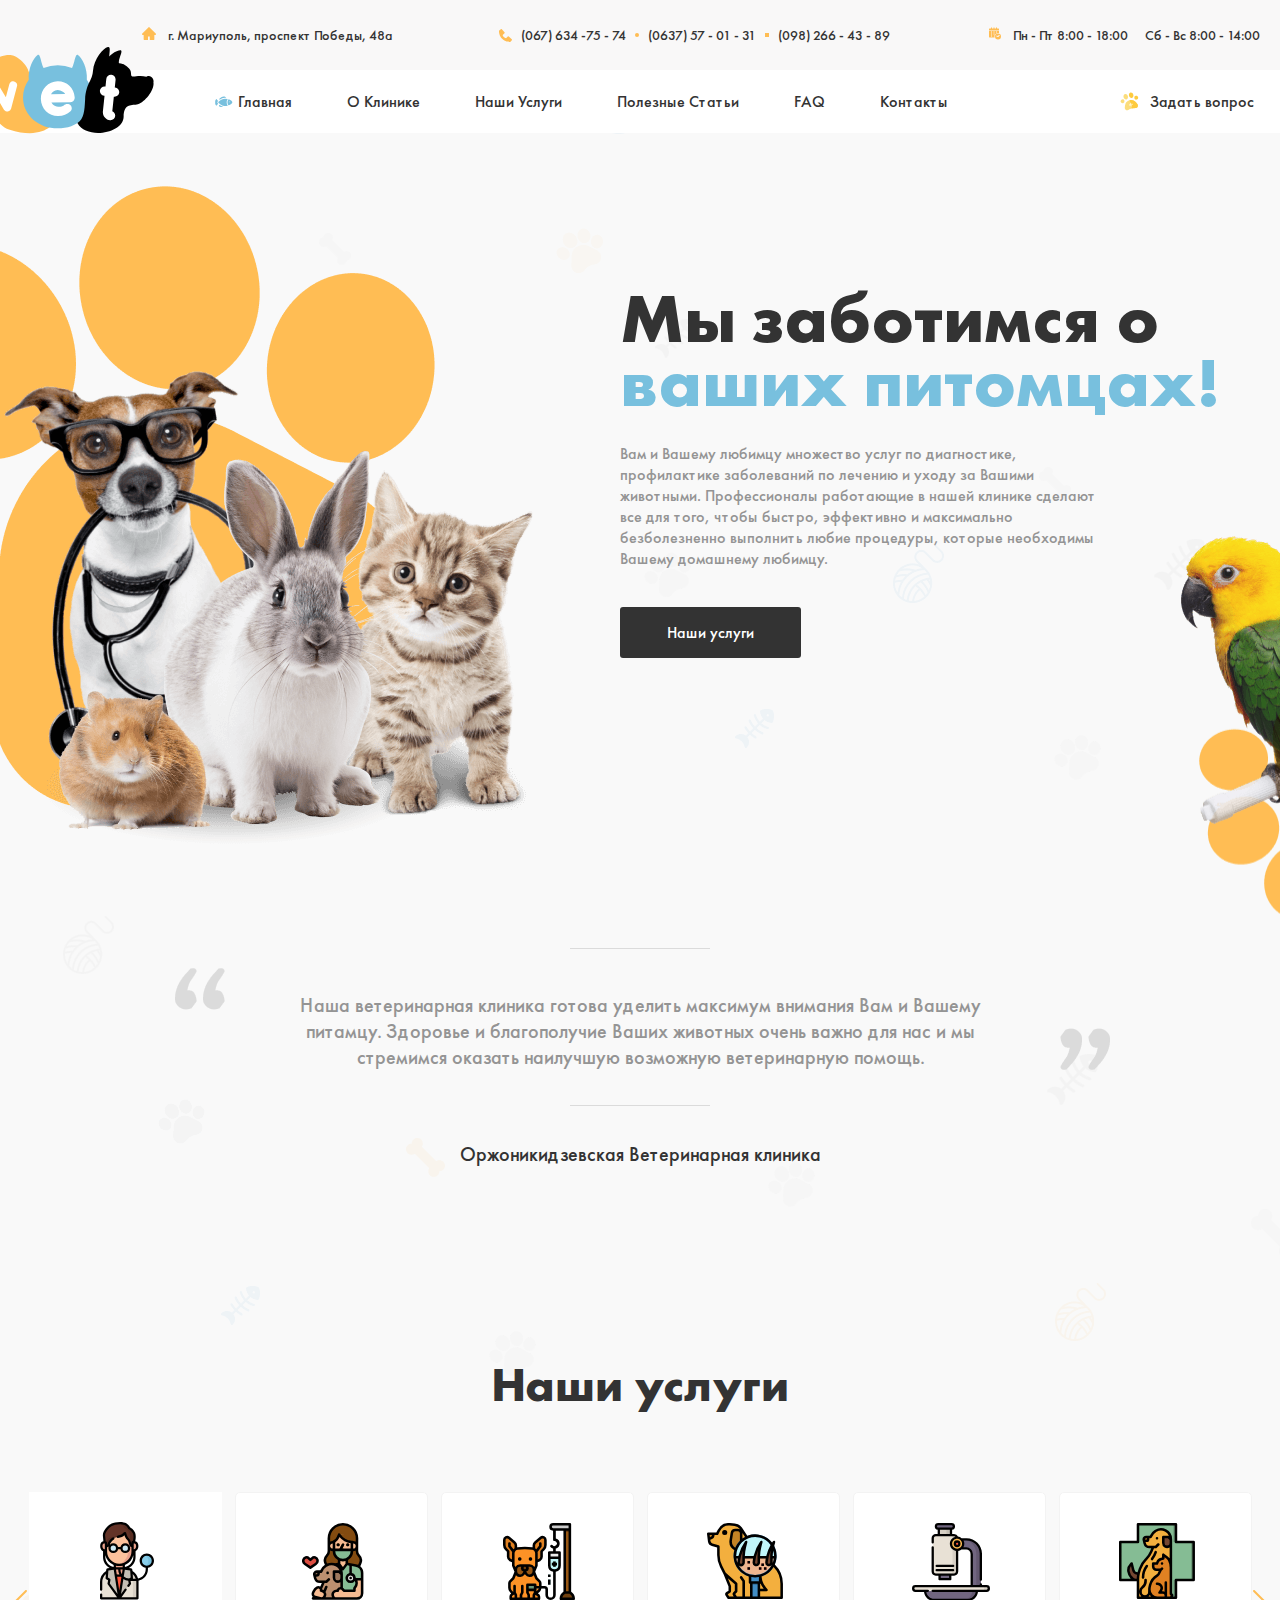
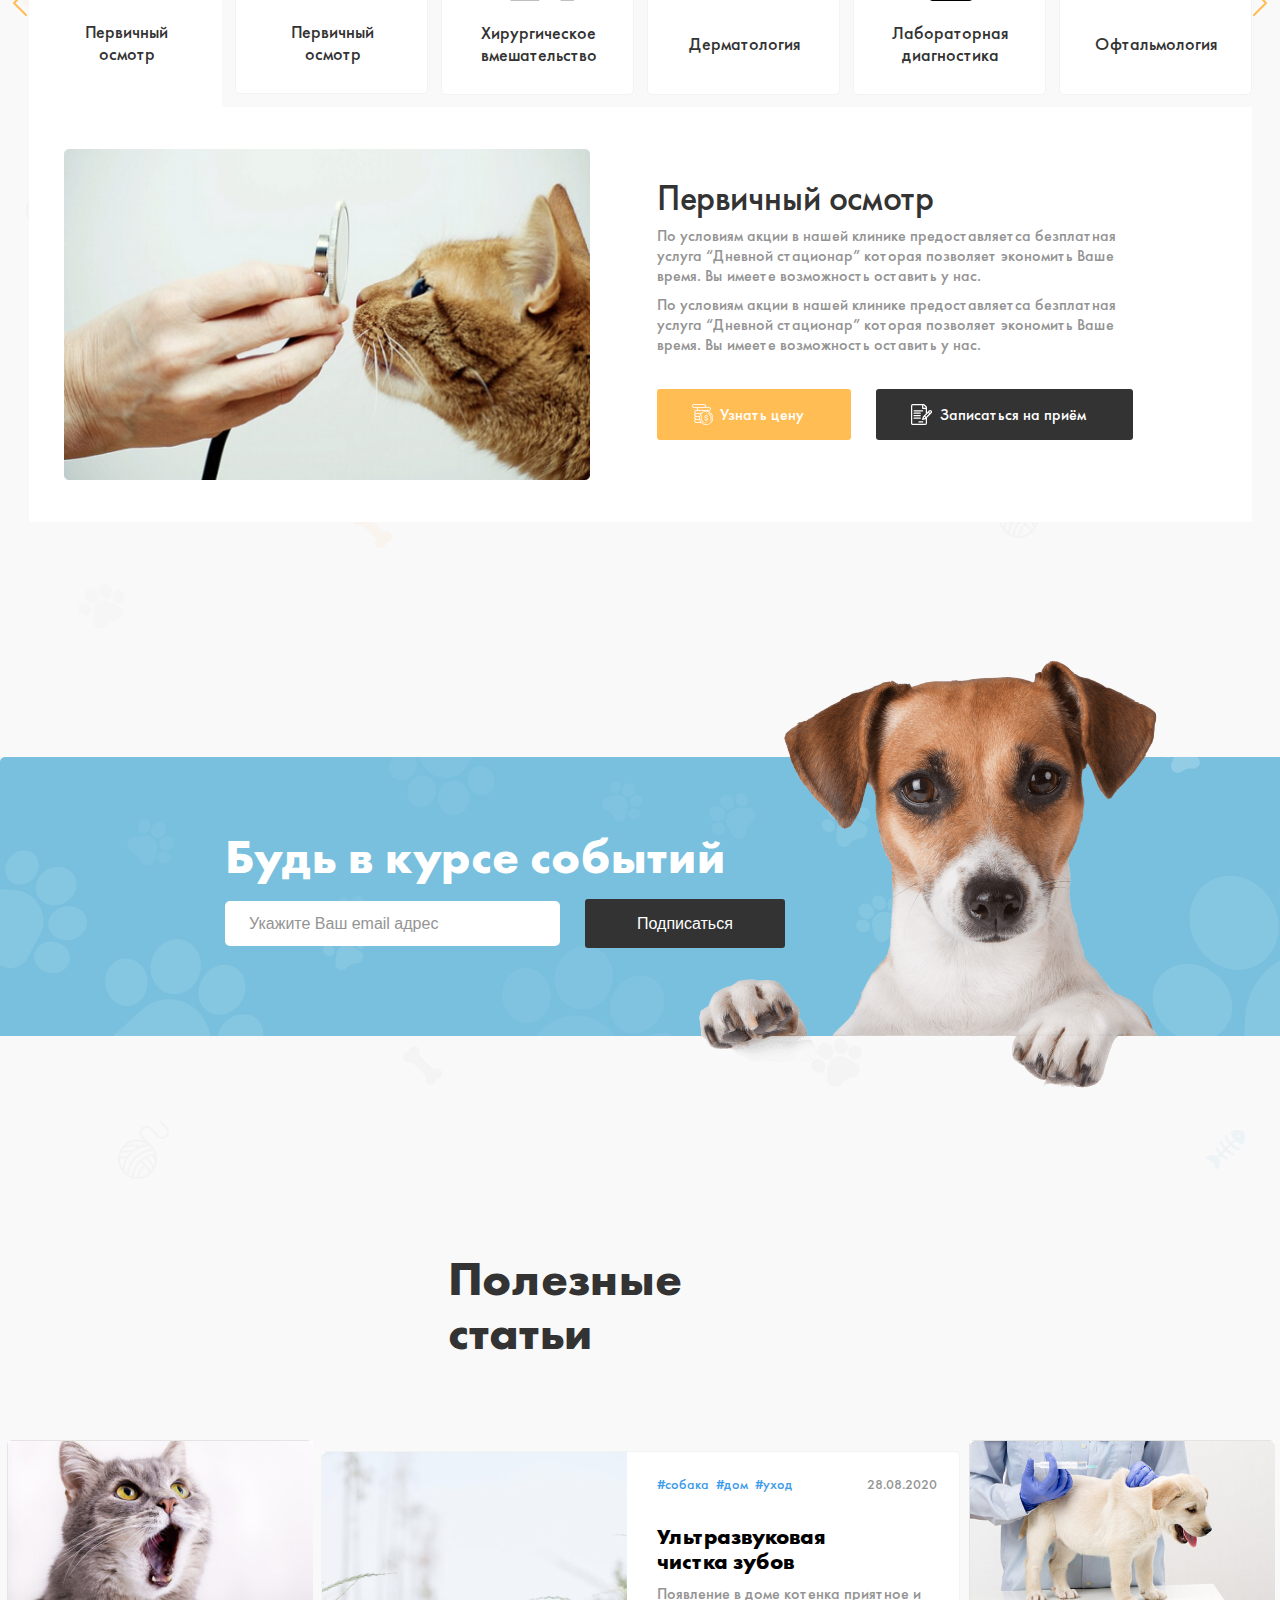
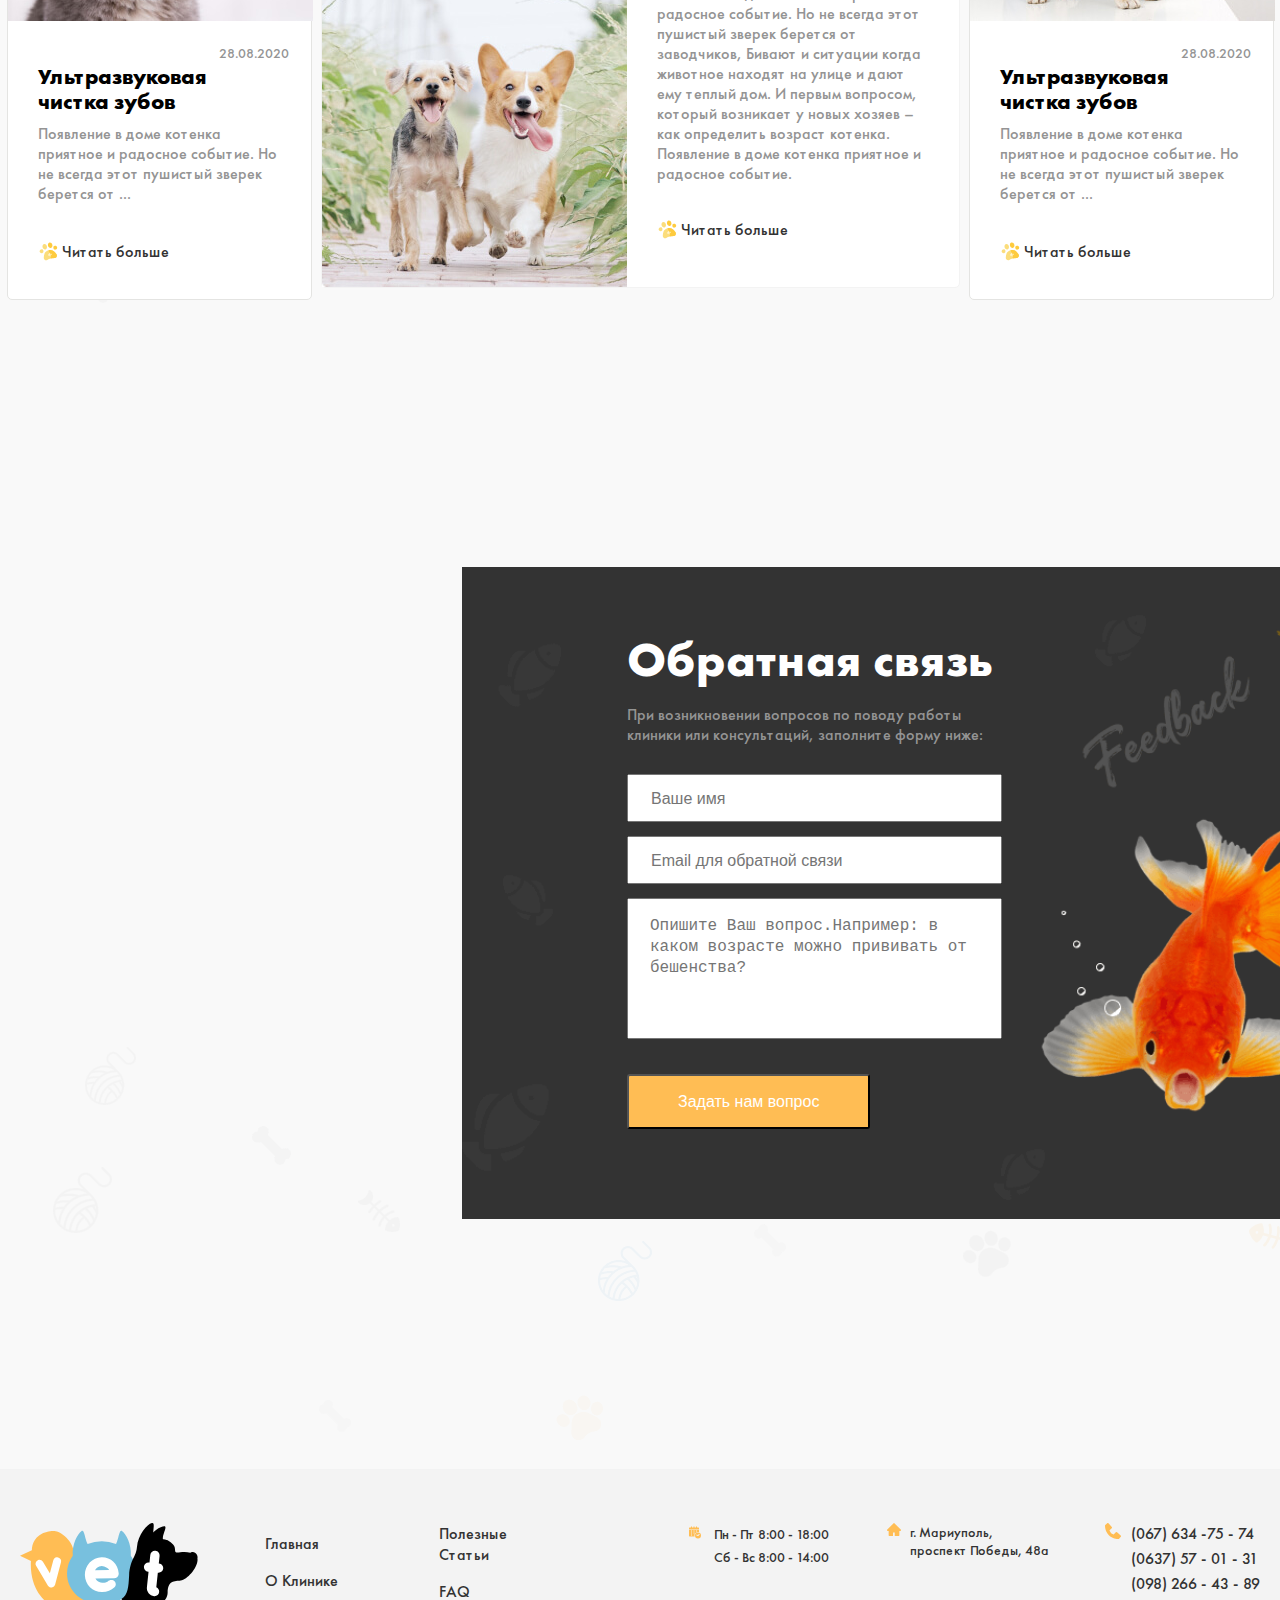
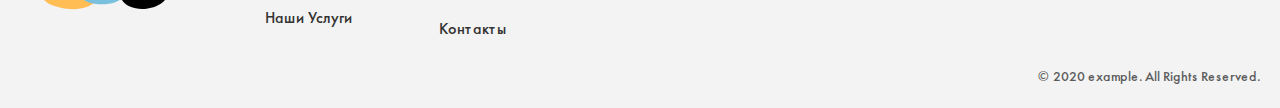
<file: index.html>
<!DOCTYPE html>
<html lang="ru">
<head>
  <meta charset="UTF-8">
  <meta http-equiv="X-UA-Compatible" content="IE=edge">
  <meta name="viewport" content="width=device-width, initial-scale=1.0">
  <title>Veterinary clinic</title>
  <!-- <link rel="stylesheet" href="./css/normalize.css"> -->
  <link rel="stylesheet" href="./css/main.css">
  <!-- <link rel="stylesheet" href="./css/main.min.css"> -->
</head>
<body>



  <!-- SITE HEADER START -->

  <header class="site-header">
    <div class="header-inner">
      <div class="container">
        <div class="inner-wrapper">
          <address class="inner-wrapper__address">
            <a class="inner-wrapper__maplink" href="https://www.google.com/maps/place/%D0%BF%D1%80%D0%BE%D1%81%D0%BF.+%D0%9F%D0%BE%D0%B1%D0%B5%D0%B4%D1%8B,+48%D0%B0,+%D0%9C%D0%B0%D1%80%D0%B8%D1%83%D0%BF%D0%BE%D0%BB%D1%8C,+%D0%94%D0%BE%D0%BD%D0%B5%D1%86%D0%BA%D0%B0%D1%8F+%D0%BE%D0%B1%D0%BB%D0%B0%D1%81%D1%82%D1%8C,+%D0%A3%D0%BA%D1%80%D0%B0%D0%B8%D0%BD%D0%B0,+87500/@47.1075844,37.6424116,17z/data=!3m1!4b1!4m5!3m4!1s0x40e6e6701cd9c691:0xe9b99fd0268f089c!8m2!3d47.1075844!4d37.6424116" target="blank">
              г. Мариуполь, проспект Победы, 48а
            </a>
          </address>
          <span class="inner-wrapper__linkbox">
            <a class="inner-wrapper__link" href="tel:+0676347574">(067) 634 -75 - 74</a>
            <a class="inner-wrapper__link" href="tel:+0637570131">(0637) 57 - 01 - 31</a>
            <a class="inner-wrapper__link" href="tel:+0982664389">(098) 266 - 43 - 89</a>
          </span>

          <p class="inner-wrapper__timebox">
            Пн - Пт <time class="inner-wrapper__time" datetime="2022-07-18T08:00">8:00 - 18:00</time>
          </p>
          <p class="inner-wrapper__timebox">
            Сб - Вс <time class="inner-wrapper__time" datetime="2022-07-18T08:00">8:00 - 14:00</time>
          </p>
        </div>

      </div>
    </div>

    <div class="header-bottom">
      <div class="container">
        <div class="btn-box">
          <a class="btn-box__link" href="./index.html">
            <img class="btn-box__img" src="./images/logo.svg" width="178" height="86" alt="Site logo">
          </a>
          <nav class="btn-box__nav">
            <ul class="btn-box__list">
              <li class="btn-box__item btn-box__item--fish">
                <a class="btn-box__links" href="./index.html">Главная</a>
              </li>
              <li class="btn-box__item">
                <a class="btn-box__links" href="./about.html">О Клинике</a>
              </li>
              <li class="btn-box__item">
                <a class="btn-box__links" href="./service.html">Наши Услуги</a>
              </li>
              <li class="btn-box__item">
                <a class="btn-box__links" href="./services.html">Полезные Статьи</a>
              </li>
              <li class="btn-box__item">
                <a class="btn-box__links" href="./faq.html">FAQ</a>
              </li>
              <li class="btn-box__item">
                <a class="btn-box__links" href="./contact.html">Контакты</a>
              </li>
            </ul>
          </nav>
          <button class="pet-links pet-links--hd-lk js-article-button" type="button">Задать вопрос</button>
        </div>
      </div>
    </div>
  </div>
</header>

<!-- SITE HEADER END -->


<!-- SITE MAIN START -->
<main class="site-main">

  <section class="hero">
    <div class="container">
      <div class="hero-box">
        <h1 class="hero-box__title">
          Мы заботимся o<span class="hero-box__sp"> ваших питомцах!</span>
        </h1>
        <div class="hero-box__text-wrapper">

          <p class="hero-box__text">
            Вам и Вашему любимцу множество услуг по диагностике, профилактике заболеваний по лечению и уходу за Вашими животными. Профессионалы работающие в нашей клинике сделают все для того, чтобы быстро, эффективно и максимально безболезненно выполнить любие процедуры, которые необходимы Вашему домашнему любимцу.
          </p>

          <a class="links links--bl-lk" href="#">Наши услуги</a>
        </div>
      </div>
    </div>
  </section>

  <section class="comment">
    <div class="container">
      <div class="bq-box">
        <h2 class="visually-hidden">Iqtibos</h2>
        <blockquote class="bq-box__text">
          Наша ветеринарная клиника готова уделить максимум внимания Вам и Вашему питамцу. Здоровье и благополучие Ваших животных очень важно для нас и мы стремимся оказать наилучшую возможную ветеринарную помощь.
        </blockquote>

        <span class="bq-box__sp">
          Оржоникидзевская Ветеринарная клиника
        </span>
      </div>
    </div>
  </section>

  <section class="services">
    <div class="container">
      <div class="service">
        <h2 class="service__title">Наши услуги</h2>

        <div class="service__listbox">
          <a class="service__ar-link" href="#">
            <svg class="service__img" width="50" height="50" viewBox="0 0 50 50" fill="none" xmlns="http://www.w3.org/2000/svg">
              <rect width="50" height="50" fill="currentColor"/>
              <path d="M31.7046 24.2499L19.7147 12.2931C19.3218 11.9016 18.6858 11.9023 18.2936 12.2952C17.9018 12.688 17.9028 13.3244 18.2957 13.7162L29.5719 24.9613L18.2953 36.2064C17.9024 36.5983 17.9014 37.2343 18.2932 37.6271C18.4898 37.8241 18.7474 37.9226 19.0049 37.9226C19.2618 37.9226 19.5184 37.8248 19.7146 37.6292L31.7046 25.6727C31.8938 25.4844 32 25.2283 32 24.9613C32 24.6944 31.8935 24.4385 31.7046 24.2499Z" fill="#FFBD54"/>
            </svg>
          </a>
          <ul class="service__list">
            <li class="service__item">
              <a class="service__link" href="#">Первичный осмотр</a>
            </li>
            <li class="service__item">
              <a class="service__link" href="#">Первичный осмотр</a>
            </li>
            <li class="service__item">
              <a class="service__link" href="#">Хирургическое вмешательство</a>
            </li>
            <li class="service__item">
              <a class="service__link" href="#">Дерматология</a>
            </li>
            <li class="service__item">
              <a class="service__link" href="#">Лабораторная диагностика</a>
            </li>
            <li class="service__item">
              <a class="service__link" href="#">Офтальмология</a>
            </li>
            <li class="service__item">
              <a class="service__link" href="#">УЗИ
                диагностика</a>
              </li>
              <li class="service__item">
                <a class="service__link" href="#">Чипирование</a>
              </li>
              <li class="service__item">
                <a class="service__link" href="#">Международные паспорта</a>
              </li>
              <li class="service__item">
                <a class="service__link" href="#">Вакцинация</a>
              </li>
              <li class="service__item">
                <a class="service__link" href="#">Стоматология</a>
              </li>
              <li class="service__item">
                <a class="service__link" href="#">Вызов на дом</a>
              </li>
            </ul>
            <a class="service__al-link" href="#">
              <svg class="service__img" width="50" height="50" viewBox="0 0 50 50" fill="none" xmlns="http://www.w3.org/2000/svg">
                <rect width="50" height="50" fill="currentColor"/>
                <path d="M31.7046 24.2499L19.7147 12.2931C19.3218 11.9016 18.6858 11.9023 18.2936 12.2952C17.9018 12.688 17.9028 13.3244 18.2957 13.7162L29.5719 24.9613L18.2953 36.2064C17.9024 36.5983 17.9014 37.2343 18.2932 37.6271C18.4898 37.8241 18.7474 37.9226 19.0049 37.9226C19.2618 37.9226 19.5184 37.8248 19.7146 37.6292L31.7046 25.6727C31.8938 25.4844 32 25.2283 32 24.9613C32 24.6944 31.8935 24.4385 31.7046 24.2499Z" fill="#FFBD54"/>
              </svg>
            </a>
          </div>
          <div class="service__infobox">
            <img src="./images/perviy-osmotr-bg-img.jpg"
            srcset="./images/perviy-osmotr-bg-img.jpg 1x, ./images/perviy-osmotr-bg-img@2x.jpg 2x"
            width="529" height="329" alt="cats">
            <div class="service__info">
              <h3 class="service__info-title">
                Первичный осмотр
              </h3>

              <p class="service__info-text">
                По условиям акции в нашей клинике предоставляетса безплатная услуга “Дневной стационар” которая позволяет экономить Ваше время. Вы имеете возможность оставить у нас.
              </p>
              <p class="service__info-text">
                По условиям акции в нашей клинике предоставляетса безплатная услуга “Дневной стационар” которая позволяет экономить Ваше время. Вы имеете возможность оставить у нас.
              </p>
              <a class="links links--or-lk" href="#">Узнать цену</a>
              <a class="links links--bl-lk" href="#">Записаться на приём</a>
            </div>
          </div>
        </div>
      </div>
    </section>

    <section class="doggy">
      <div class="container">
        <div class="doggy__infobox">
          <div class="doggy__info">
            <h2 class="doggy__title">Будь в курсе событий</h2>
            <form class="doggy__form" action="https://echo.htmlacademy.ru/courses" method="post" autocomplete="off">
              <input class="doggy__input" type="email" name="owner__name" aria-label="Укажите Ваш email адрес" placeholder="Укажите Ваш email адрес" required>

              <button class="links links--bl-lk links--btn" type="submit">Подписаться</button>
            </form>
          </div>

          <div class="doggy__img"></div>
        </div>
      </div>
    </section>

    <section class="action">
      <div class="container">
        <div class="title-box">
          <h2 class="action__title">
            Полезные статьи
          </h2>
        </div>

        <ul class="action__list">
          <li class="action__item">
            <img class="action__img" src="./images/cat-fresh-teeth.jpg"
            srcset="./images/cat-fresh-teeth.jpg 1x, ./images/cat-fresh-teeth@2x.jpg 2x"
            width="305" height="180" alt="cat">

            <div class="action__article-box">
              <a class="action__ar-link" href="#">#собака</a>
              <a class="action__ar-link" href="#">#дом</a>
              <a class="action__ar-link" href="#">#уход</a>
              <time class="action__time" datetime="2020-08-22">28.08.2020</time>
            </div>

            <div class="action__info-box">
              <div class="action__titlebox">
                <h3 class="action__info-title">Ультразвуковая чистка зубов</h3>
              </div>
              <p class="action__info-text">Появление в доме котенка приятное и радосное событие. Но не всегда этот пушистый зверек берется от ...</p>

            </div>
            <div class="action__linkbox">
              <a class="action__link" href="#">Читать больше</a>
            </div>
          </li>
          <li class="action__item action__item--active">
            <img class="action__img" src="./images/two-dogs.jpg" srcset="./images/two-dogs.jpg 1x,./images/two-dogs@2x.jpg 2x" width="305" height="180" alt="cat">
            <div class="action__box">
              <div class="action__article-box">
                <a class="action__ar-link" href="#">#собака</a>
                <a class="action__ar-link" href="#">#дом</a>
                <a class="action__ar-link" href="#">#уход</a>
                <time class="action__time" datetime="2020-08-22">28.08.2020</time>
              </div>

              <div class="action__info-box">
                <div class="action__titlebox">
                  <h3 class="action__info-title">Ультразвуковая чистка зубов</h3>
                </div>
                <p class="action__info-text">Появление в доме котенка приятное и радосное событие. Но не всегда этот пушистый зверек берется от ...</p>
                <p class="action__info-text-ac">
                  Появление в доме котенка приятное и радосное событие. Но не всегда этот пушистый зверек берется от заводчиков, Бивают и ситуации когда животное находят на улице и дают ему теплый дом. И первым вопросом, который возникает у новых хозяев – как определить возраст котенка. Появление в доме котенка приятное и радосное событие.
                </p>
              </div>
              <div class="action__linkbox">
                <a class="action__link" href="#">Читать больше</a>
              </div>

            </div>
          </li>
          <li class="action__item">
            <img class="action__img" src="./images/emlama.jpg" srcset="./images/emlama.jpg 1x, ./images/emlama@2x.jpg 2x" width="305" height="180" alt="cat">
            <div class="action__box">
              <div class="action__article-box">
                <a class="action__ar-link" href="#">#собака</a>
                <a class="action__ar-link" href="#">#дом</a>
                <a class="action__ar-link" href="#">#уход</a>
                <time class="action__time" datetime="2020-08-22">28.08.2020</time>
              </div>

              <div class="action__info-box">
                <div class="action__titlebox">
                  <h3 class="action__info-title">Ультразвуковая чистка зубов</h3>
                </div>
                <p class="action__info-text">Появление в доме котенка приятное и радосное событие. Но не всегда этот пушистый зверек берется от ...</p>
                <p class="action__info-text-ac">
                  Появление в доме котенка приятное и радосное событие. Но не всегда этот пушистый зверек берется от заводчиков, Бивают и ситуации когда животное находят на улице и дают ему теплый дом. И первым вопросом, который возникает у новых хозяев – как определить возраст котенка. Появление в доме котенка приятное и радосное событие.
                </p>
              </div>
              <div class="action__linkbox">
                <a class="action__link" href="#">Читать больше</a>
              </div>

            </div>
          </li>
        </ul>
      </div>
    </section>

    <section class="contact">
      <div class="contact__box">
        <div class="contact__framebox">
          <iframe class="contact__iframe" src="https://www.google.com/maps/embed?pb=!1m18!1m12!1m3!1d2716.0743354914975!2d37.51475651548941!3d47.09761337915418!2m3!1f0!2f0!3f0!3m2!1i1024!2i768!4f13.1!3m3!1m2!1s0x40e6e37f0e7e4f13%3A0x3f12d08c12cd4ed8!2z0YPQuy4g0JfQtdC70LjQvdGB0LrQvtCz0L4sINCc0LDRgNC40YPQv9C-0LvRjCwg0JTQvtC90LXRhtC60LDRjyDQvtCx0LvQsNGB0YLRjCwg0KPQutGA0LDQuNC90LAsIDg3NTAw!5e0!3m2!1sru!2s!4v1658154776660!5m2!1sru!2s" width="462" height="652" style="border:0;" ></iframe>
        </div>
        <div class="contact__formbox">
          <div class="contact__info">
            <h2 class="contact__title">
              Обратная связь
            </h2>

            <p class="contact__text">
              При возникновении вопросов по поводу работы клиники или консультаций, заполните форму ниже:
            </p>

            <form class="contact__form" action="https://echo.htmlacademy.ru/courses" method="post" autocomplete="off">
              <input class="contact__input" type="text" name="user_name" minlength="2" aria-label="Ваше имя" placeholder="Ваше имя" required>

              <input class="contact__input" type="email" name="user_email" aria-label="Email для обратной связи" placeholder="Email для обратной связи" required>

              <textarea class="contact__textarea" name="user_post" cols="30" rows="7" minlength="3" aria-label="Опишите Ваш вопрос."
              placeholder="Опишите Ваш вопрос.Например: в каком возрасте можно прививать от бешенства?"></textarea>

              <button class="links links--or-lk links--button" type="submit">Задать нам вопрос</button>
            </form>
          </div>
        </div>
      </div>
    </section>

  </main>

  <!-- SITE MAIN END -->

  <!-- SITE FOOTER START -->
  <footer class="site-footer">
    <div class="container">
      <div class="footer-box">
        <a class="footer-box__link footer-box__link--ft" href="./index.html">
          <img class="footer-box__logo" src="./images/logo.svg" width="178" height="86" alt="Site logo">
        </a>
        <nav class="footer-box__nav">
          <ul class="footer-box__list">
            <li class="footer-box__item">
              <a class="footer-box__link" href="./index.html">Главная</a>
            </li>
            <li class="footer-box__item">
              <a class="footer-box__link" href="./about.html">О Клинике</a>
            </li>
            <li class="footer-box__item">
              <a class="footer-box__link" href="./service.html">Наши Услуги</a>
            </li>
          </ul>
          <ul class="footer-box__list">
            <li class="footer-box__item">
              <a class="footer-box__link" href="./services.html">Полезные Статьи</a>
            </li>
            <li class="footer-box__item">
              <a class="footer-box__link" href="./faq.html">FAQ</a>
            </li>
            <li class="footer-box__item">
              <a class="footer-box__link" href="./contact.html">Контакты</a>
            </li>
          </ul>
        </nav>

        <span class="footer-box__time-box">
          <time class="footer-box__time" datetime="2022-07-18T08:00">Пн - Пт 8:00 - 18:00</time>

          <time class="footer-box__time" datetime="2022-07-18T08:00">Сб - Вс 8:00 - 14:00</time>
        </span>

        <address class="footer-box__address">
          <a class="footer-box__maplink" href="https://www.google.com/maps/place/%D0%BF%D1%80%D0%BE%D1%81%D0%BF.+%D0%9F%D0%BE%D0%B1%D0%B5%D0%B4%D1%8B,+48%D0%B0,+%D0%9C%D0%B0%D1%80%D0%B8%D1%83%D0%BF%D0%BE%D0%BB%D1%8C,+%D0%94%D0%BE%D0%BD%D0%B5%D1%86%D0%BA%D0%B0%D1%8F+%D0%BE%D0%B1%D0%BB%D0%B0%D1%81%D1%82%D1%8C,+%D0%A3%D0%BA%D1%80%D0%B0%D0%B8%D0%BD%D0%B0,+87500/@47.1075844,37.6424116,17z/data=!3m1!4b1!4m5!3m4!1s0x40e6e6701cd9c691:0xe9b99fd0268f089c!8m2!3d47.1075844!4d37.6424116" target="blank">
            г. Мариуполь, <br> проспект Победы, 48а
          </a>
        </address>

        <span class="footer-box__linkbox">
          <a class="footer-box__link" href="tel:+0676347574">(067) 634 -75 - 74</a>
          <a class="footer-box__link" href="tel:+0637570131">(0637) 57 - 01 - 31</a>
          <a class="footer-box__link" href="tel:+0982664389">(098) 266 - 43 - 89</a>
        </span>
      </div>

      <span class="footer-span">© 2020 example. All Rights Reserved.</span>
    </div>
  </footer>
  <!-- SITE FOOTER END -->


  <!-- Modal start -->
  <div class="modal">
    <div class="modal-content">
      <button class="close-button js-close-button" type="button">
        <svg class="button-img" width="24" height="24" fill="currentColor" xmlns="http://www.w3.org/2000/svg"><path d="M18.3 5.71a.996.996 0 0 0-1.41 0L12 10.59 7.11 5.7A.996.996 0 1 0 5.7 7.11L10.59 12 5.7 16.89a.996.996 0 1 0 1.41 1.41L12 13.41l4.89 4.89a.996.996 0 1 0 1.41-1.41L13.41 12l4.89-4.89c.38-.38.38-1.02 0-1.4Z" fill="currentColor" opacity=".5"/></svg>
      </button>
      <div class="modal-wrapper">
        <div class="modal-linkbox">
          <p class="modal-linkbox__title">
            Авторизация:
          </p>
          <span class="modal-linkbox__wrapper">
            <a class="modal-linkbox__link" href="https://www.google.com/" target="blank">Войти через Google</a>

            <a class="modal-linkbox__link" href="https://www.facebook.com/" target="blank">Войти через Facebook</a>
          </span>
        </div>

        <div class="modal-info">
          <h2 class="modal-info__title">
            Задать вопрос
          </h2>

          <form class="modal-info__form" action="https://echo.htmlacademy.ru/courses" method="post" autocomplete="off">
            <input class="modal-info__input" type="text" name="user_name" minlength="2" aria-label="Ваше имя" placeholder="Ваше имя" required>

            <textarea class="modal-info__textarea" name="user_post" cols="30" rows="8" minlength="3" aria-label="Опишите Ваш вопрос."
            placeholder="Опишите Ваш вопрос.Например: в каком возрасте можно прививать от бешенства?"></textarea>

            <button class="modal-info__btn" type="submit">Отправить</button>
          </form>
        </div>
      </div>
    </div>
  </div>

  <script src="./js/main.js"></script>
</body>
</html>
</file>
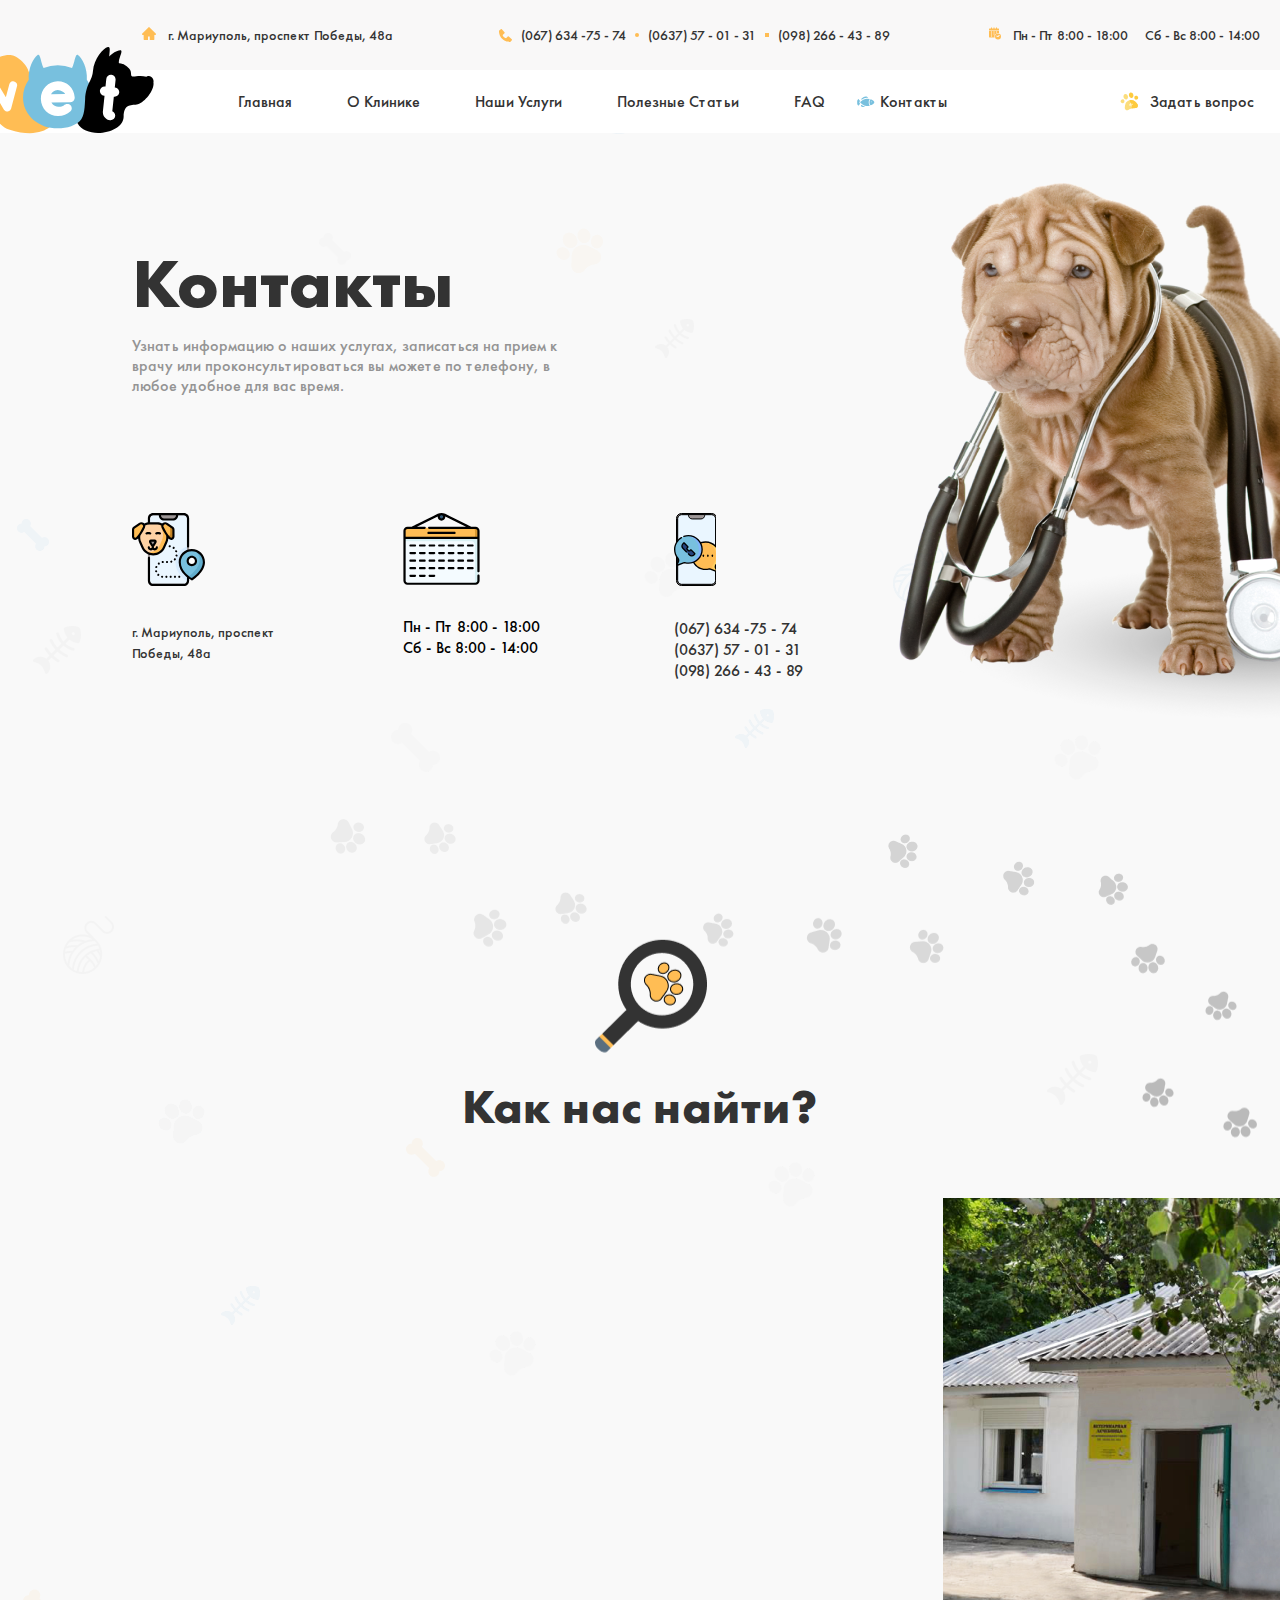
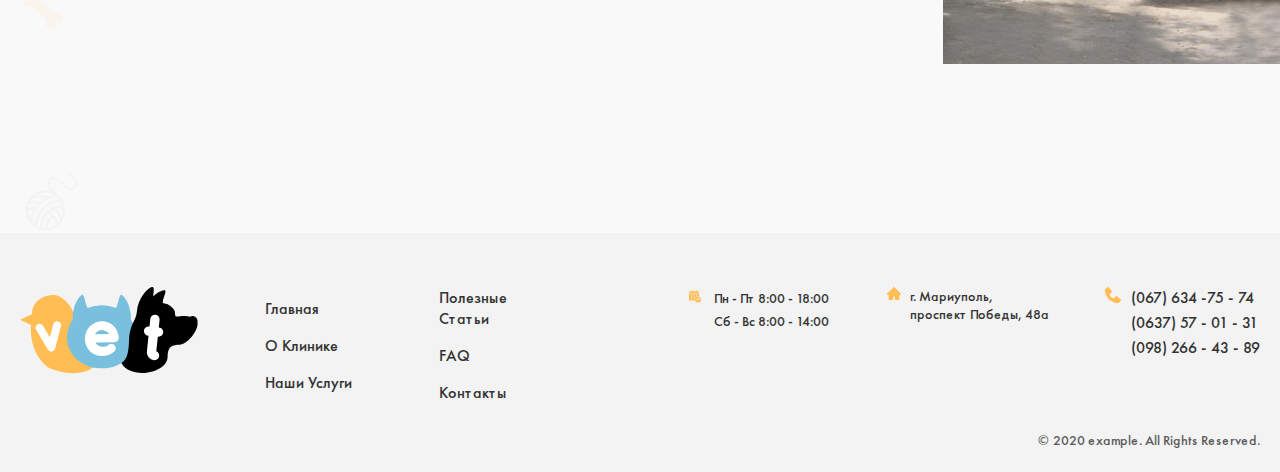
<file: contact.html>
<!DOCTYPE html>
<html lang="ru">
<head>
  <meta charset="UTF-8">
  <meta http-equiv="X-UA-Compatible" content="IE=edge">
  <meta name="viewport" content="width=device-width, initial-scale=1.0">
  <title>Veterinary clinic</title>
  <!-- <link rel="stylesheet" href="./css/normalize.css"> -->
  <link rel="stylesheet" href="./css/main.css">
  <!-- <link rel="stylesheet" href="./css/main.min.css"> -->
</head>
<body>



  <!-- SITE HEADER START -->

  <header class="site-header">
    <div class="header-inner">
      <div class="container">
        <div class="inner-wrapper">
          <address class="inner-wrapper__address">
            <a class="inner-wrapper__maplink" href="https://www.google.com/maps/place/%D0%BF%D1%80%D0%BE%D1%81%D0%BF.+%D0%9F%D0%BE%D0%B1%D0%B5%D0%B4%D1%8B,+48%D0%B0,+%D0%9C%D0%B0%D1%80%D0%B8%D1%83%D0%BF%D0%BE%D0%BB%D1%8C,+%D0%94%D0%BE%D0%BD%D0%B5%D1%86%D0%BA%D0%B0%D1%8F+%D0%BE%D0%B1%D0%BB%D0%B0%D1%81%D1%82%D1%8C,+%D0%A3%D0%BA%D1%80%D0%B0%D0%B8%D0%BD%D0%B0,+87500/@47.1075844,37.6424116,17z/data=!3m1!4b1!4m5!3m4!1s0x40e6e6701cd9c691:0xe9b99fd0268f089c!8m2!3d47.1075844!4d37.6424116" target="blank">
              г. Мариуполь, проспект Победы, 48а
            </a>
          </address>
          <span class="inner-wrapper__linkbox">
            <a class="inner-wrapper__link" href="tel:+0676347574">(067) 634 -75 - 74</a>
            <a class="inner-wrapper__link" href="tel:+0637570131">(0637) 57 - 01 - 31</a>
            <a class="inner-wrapper__link" href="tel:+0982664389">(098) 266 - 43 - 89</a>
          </span>

          <p class="inner-wrapper__timebox">
            Пн - Пт <time class="inner-wrapper__time" datetime="2022-07-18T08:00">8:00 - 18:00</time>
          </p>
          <p class="inner-wrapper__timebox">
            Сб - Вс <time class="inner-wrapper__time" datetime="2022-07-18T08:00">8:00 - 14:00</time>
          </p>
        </div>

      </div>
    </div>

    <div class="header-bottom">
      <div class="container">
        <div class="btn-box">
          <a class="btn-box__link" href="./index.html">
            <img class="btn-box__img" src="./images/logo.svg" width="178" height="86" alt="Site logo">
          </a>
          <nav class="btn-box__nav">
            <ul class="btn-box__list">
              <li class="btn-box__item">
                <a class="btn-box__links" href="./index.html">Главная</a>
              </li>
              <li class="btn-box__item">
                <a class="btn-box__links" href="./about.html">О Клинике</a>
              </li>
              <li class="btn-box__item">
                <a class="btn-box__links" href="./service.html">Наши Услуги</a>
              </li>
              <li class="btn-box__item">
                <a class="btn-box__links" href="./services.html">Полезные Статьи</a>
              </li>
              <li class="btn-box__item">
                <a class="btn-box__links" href="./faq.html">FAQ</a>
              </li>
              <li class="btn-box__item">
                <a class="btn-box__links btn-box__item--fish" href="./contact.html">Контакты</a>
              </li>
            </ul>
          </nav>
          <button class="pet-links pet-links--hd-lk js-article-button" type="button">Задать вопрос</button>
        </div>
      </div>
    </div>
  </header>

  <!-- SITE HEADER END -->
  <!-- SITE MAIN START -->

  <main class="site-main">
    <section class="intro">
      <div class="container">
        <div class="intro__info intro__info--contact">
          <h2 class="intro__title">
            Контакты
          </h2>
          <p class="intro__text intro__text--con">
            Узнать информацию о наших услугах, записаться на прием к врачу или проконсультироваться вы можете по телефону, в любое удобное для вас время.
          </p>
        </div>
        <ul class="intro__con-list">
          <li class="intro__con-item">
            <address class="intro__address">
              <a class="intro__con-maplink" href="https://www.google.com/maps/place/%D0%BF%D1%80%D0%BE%D1%81%D0%BF.+%D0%9F%D0%BE%D0%B1%D0%B5%D0%B4%D1%8B,+48%D0%B0,+%D0%9C%D0%B0%D1%80%D0%B8%D1%83%D0%BF%D0%BE%D0%BB%D1%8C,+%D0%94%D0%BE%D0%BD%D0%B5%D1%86%D0%BA%D0%B0%D1%8F+%D0%BE%D0%B1%D0%BB%D0%B0%D1%81%D1%82%D1%8C,+%D0%A3%D0%BA%D1%80%D0%B0%D0%B8%D0%BD%D0%B0,+87500/@47.1075844,37.6424116,17z/data=!3m1!4b1!4m5!3m4!1s0x40e6e6701cd9c691:0xe9b99fd0268f089c!8m2!3d47.1075844!4d37.6424116" target="blank">
                г. Мариуполь, проспект Победы, 48а
              </a>
            </address>
          </li>
          <li class="intro__con-item">
            <span class="intro__contime-box">
              <time class="intro__contime" datetime="2022-07-18T08:00">Пн - Пт 8:00 - 18:00</time>

              <time class="intro__contime" datetime="2022-07-18T08:00">Сб - Вс 8:00 - 14:00</time>
            </span>
          </li>
          <li class="intro__con-item">
            <span class="intro__conlinkbox">
              <a class="intro__conlink" href="tel:+0676347574">(067) 634 -75 - 74</a>
              <a class="intro__conlink" href="tel:+0637570131">(0637) 57 - 01 - 31</a>
              <a class="intro__conlink" href="tel:+0982664389">(098) 266 - 43 - 89</a>
            </span>
          </li>
        </ul>

        <div class="search">
          <h3 class="search__title">
            Как нас найти?
          </h3>
        </div>
      </div>
      <div class="map-box">
        <iframe class="map-box__frame" src="https://www.google.com/maps/embed?pb=!1m18!1m12!1m3!1d20412.216346849033!2d37.64663873777615!3d47.09206777620671!2m3!1f0!2f0!3f0!3m2!1i1024!2i768!4f13.1!3m3!1m2!1s0x40e6e67ec432a473%3A0x4be92bcfb00036d8!2z0Jwt0JzQkNCh0KLQldCgIHwg0J7RhNGW0YbRltC50L3QuNC5INC00LjQu9C10YAg0YLQsCDQodC10YDQstGW0YEgS0FSQ0hFUiwgU1RJSEwsIEhVU1FWQVJOQQ!5e0!3m2!1sru!2s!4v1658394209814!5m2!1sru!2s" width="943" height="466"></iframe>
        <img class="mapbox__img" src="./images/clinic.png" srcset="./images/clinic.png 1x, ./images/clinic@2x.png 2x" width="593" height="466" alt="Clinika">
      </div>
    </section>

  </main>

  <!-- SITE MAIN END -->
  <!-- SITE FOOTER START -->
  <footer class="site-footer">
    <div class="container">
      <div class="footer-box">
        <a class="footer-box__link footer-box__link--ft" href="./index.html">
          <img class="footer-box__logo" src="./images/logo.svg" width="178" height="86" alt="Site logo">
        </a>
        <nav class="footer-box__nav">
          <ul class="footer-box__list">
            <li class="footer-box__item">
              <a class="footer-box__link" href="./index.html" >Главная</a>
            </li>
            <li class="footer-box__item">
              <a class="footer-box__link" href="./about.html" >О Клинике</a>
            </li>
            <li class="footer-box__item">
              <a class="footer-box__link" href="./service.html" >Наши Услуги</a>
            </li>
          </ul>
          <ul class="footer-box__list">
            <li class="footer-box__item">
              <a class="footer-box__link" href="./services.html" >Полезные Статьи</a>
            </li>
            <li class="footer-box__item">
              <a class="footer-box__link" href="./faq.html" >FAQ</a>
            </li>
            <li class="footer-box__item">
              <a class="footer-box__link" href="./contact.html" >Контакты</a>
            </li>
          </ul>
        </nav>

        <span class="footer-box__time-box">
          <time class="footer-box__time" datetime="2022-07-18T08:00">Пн - Пт 8:00 - 18:00</time>

          <time class="footer-box__time" datetime="2022-07-18T08:00">Сб - Вс 8:00 - 14:00</time>
        </span>

        <address class="footer-box__address">
          <a class="footer-box__maplink" href="https://www.google.com/maps/place/%D0%BF%D1%80%D0%BE%D1%81%D0%BF.+%D0%9F%D0%BE%D0%B1%D0%B5%D0%B4%D1%8B,+48%D0%B0,+%D0%9C%D0%B0%D1%80%D0%B8%D1%83%D0%BF%D0%BE%D0%BB%D1%8C,+%D0%94%D0%BE%D0%BD%D0%B5%D1%86%D0%BA%D0%B0%D1%8F+%D0%BE%D0%B1%D0%BB%D0%B0%D1%81%D1%82%D1%8C,+%D0%A3%D0%BA%D1%80%D0%B0%D0%B8%D0%BD%D0%B0,+87500/@47.1075844,37.6424116,17z/data=!3m1!4b1!4m5!3m4!1s0x40e6e6701cd9c691:0xe9b99fd0268f089c!8m2!3d47.1075844!4d37.6424116" target="blank">
            г. Мариуполь, <br> проспект Победы, 48а
          </a>
        </address>

        <span class="footer-box__linkbox">
          <a class="footer-box__link" href="tel:+0676347574">(067) 634 -75 - 74</a>
          <a class="footer-box__link" href="tel:+0637570131">(0637) 57 - 01 - 31</a>
          <a class="footer-box__link" href="tel:+0982664389">(098) 266 - 43 - 89</a>
        </span>
      </div>

      <span class="footer-span">© 2020 example. All Rights Reserved.</span>
    </div>
  </footer>
  <!-- SITE FOOTER END -->

  <!-- Modal start -->
  <div class="modal">
    <div class="modal-content">
      <button class="close-button js-close-button" type="button">
        <svg class="button-img" width="24" height="24" fill="currentColor" xmlns="http://www.w3.org/2000/svg"><path d="M18.3 5.71a.996.996 0 0 0-1.41 0L12 10.59 7.11 5.7A.996.996 0 1 0 5.7 7.11L10.59 12 5.7 16.89a.996.996 0 1 0 1.41 1.41L12 13.41l4.89 4.89a.996.996 0 1 0 1.41-1.41L13.41 12l4.89-4.89c.38-.38.38-1.02 0-1.4Z" fill="currentColor" opacity=".5"/></svg>
      </button>
      <div class="modal-wrapper">
        <div class="modal-linkbox">
          <p class="modal-linkbox__title">
            Авторизация:
          </p>
          <span class="modal-linkbox__wrapper">
            <a class="modal-linkbox__link" href="https://www.google.com/" target="blank">Войти через Google</a>

            <a class="modal-linkbox__link" href="https://www.facebook.com/" target="blank">Войти через Facebook</a>
          </span>
        </div>

        <div class="modal-info">
          <h2 class="modal-info__title">
            Задать вопрос
          </h2>

          <form class="modal-info__form" action="https://echo.htmlacademy.ru/courses" method="post" autocomplete="off">
            <input class="modal-info__input" type="text" name="user_name" minlength="2" aria-label="Ваше имя" placeholder="Ваше имя" required>

            <textarea class="modal-info__textarea" name="user_post" cols="30" rows="8" minlength="3" aria-label="Опишите Ваш вопрос."
            placeholder="Опишите Ваш вопрос.Например: в каком возрасте можно прививать от бешенства?"></textarea>

            <button class="modal-info__btn" type="submit">Отправить</button>
          </form>
        </div>
      </div>
    </div>
  </div>

  <script src="./js/main.js"></script>
</body>
</html>
</file>
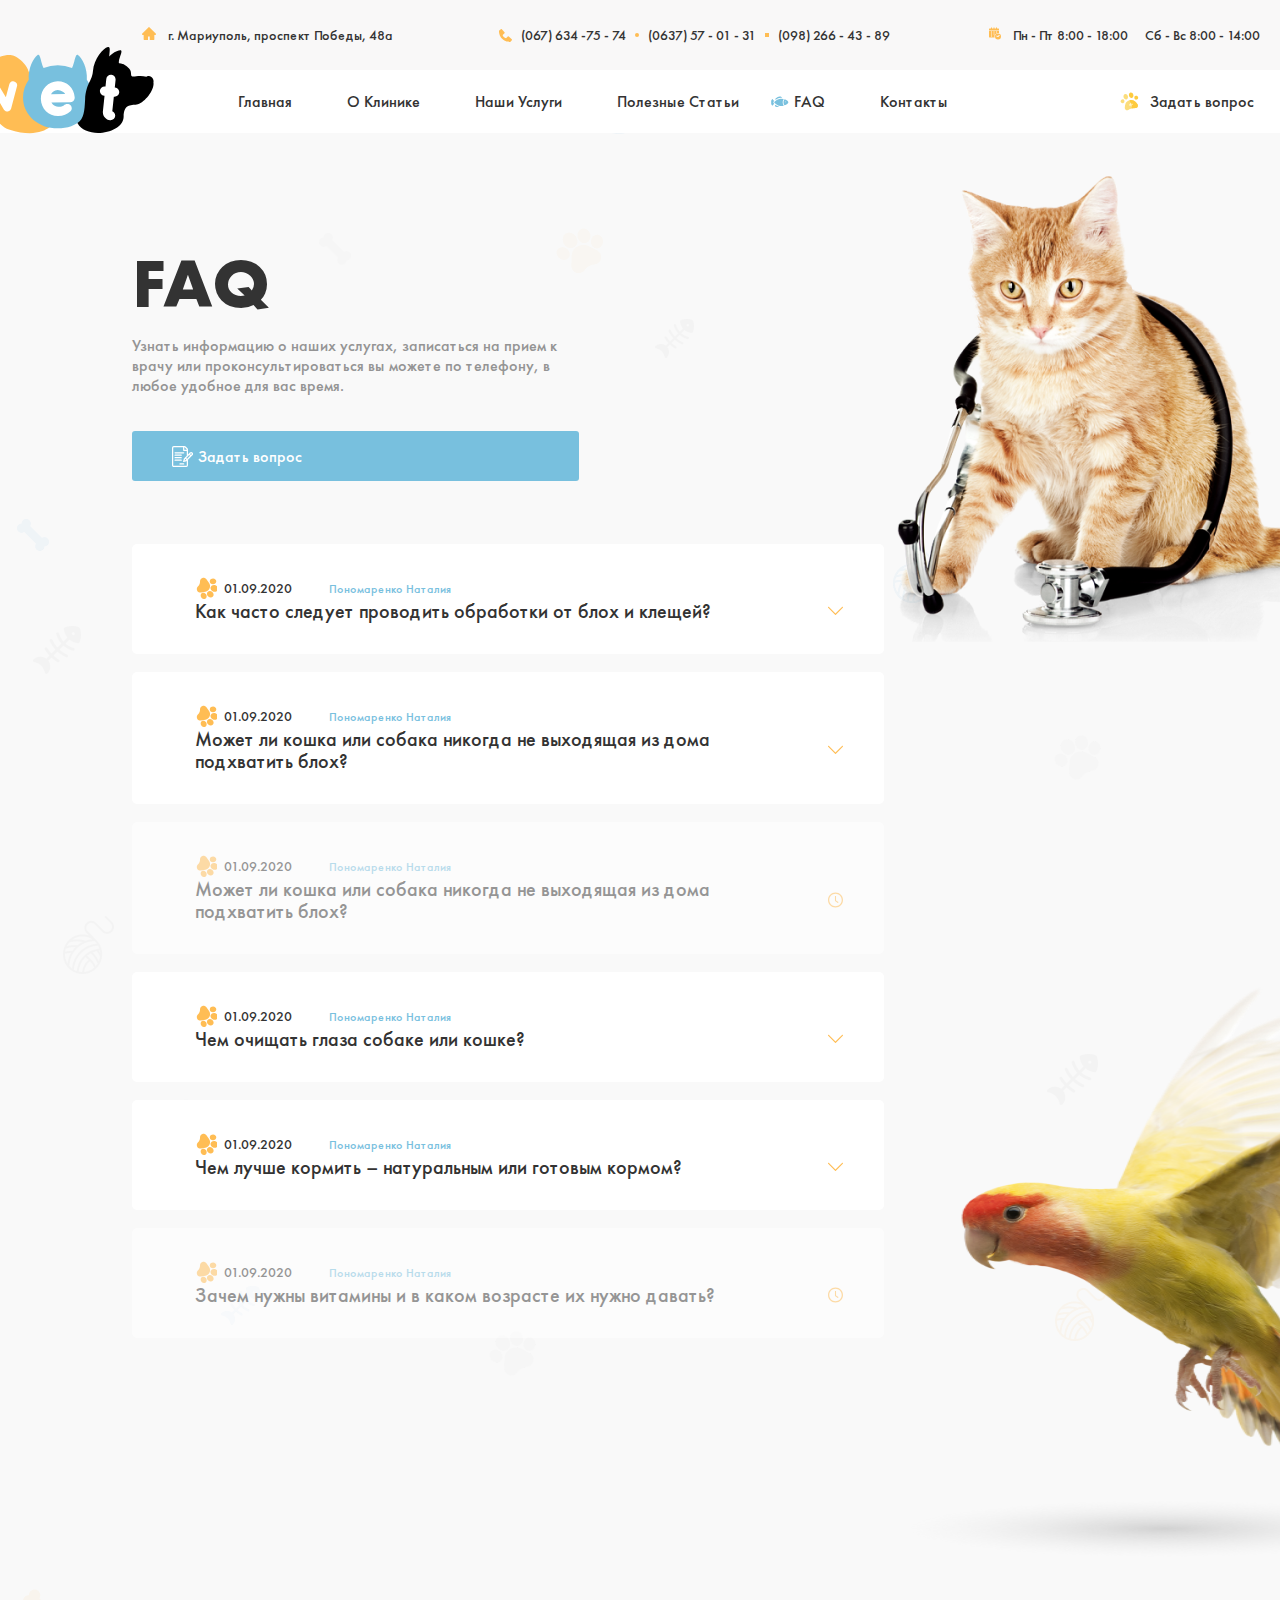
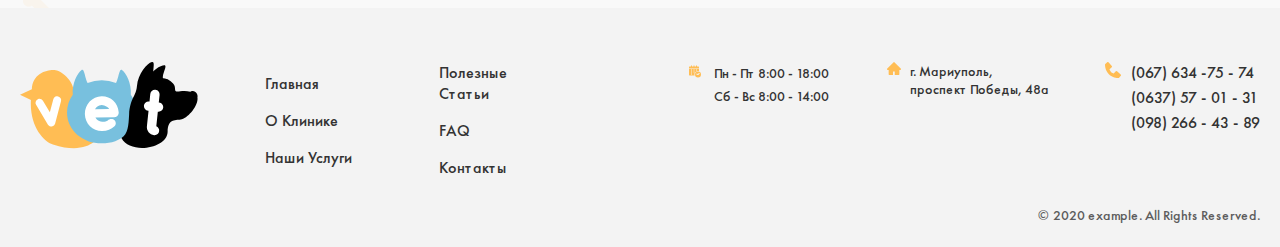
<file: faq.html>
<!DOCTYPE html>
<html lang="ru">
<head>
  <meta charset="UTF-8">
  <meta http-equiv="X-UA-Compatible" content="IE=edge">
  <meta name="viewport" content="width=device-width, initial-scale=1.0">
  <title>Veterinary clinic</title>
  <!-- <link rel="stylesheet" href="./css/normalize.css"> -->
  <link rel="stylesheet" href="./css/main.css">
  <!-- <link rel="stylesheet" href="./css/main.min.css"> -->
</head>
<body>



  <!-- SITE HEADER START -->

  <header class="site-header">
    <div class="header-inner">
      <div class="container">
        <div class="inner-wrapper">
          <address class="inner-wrapper__address">
            <a class="inner-wrapper__maplink" href="https://www.google.com/maps/place/%D0%BF%D1%80%D0%BE%D1%81%D0%BF.+%D0%9F%D0%BE%D0%B1%D0%B5%D0%B4%D1%8B,+48%D0%B0,+%D0%9C%D0%B0%D1%80%D0%B8%D1%83%D0%BF%D0%BE%D0%BB%D1%8C,+%D0%94%D0%BE%D0%BD%D0%B5%D1%86%D0%BA%D0%B0%D1%8F+%D0%BE%D0%B1%D0%BB%D0%B0%D1%81%D1%82%D1%8C,+%D0%A3%D0%BA%D1%80%D0%B0%D0%B8%D0%BD%D0%B0,+87500/@47.1075844,37.6424116,17z/data=!3m1!4b1!4m5!3m4!1s0x40e6e6701cd9c691:0xe9b99fd0268f089c!8m2!3d47.1075844!4d37.6424116" target="blank">
              г. Мариуполь, проспект Победы, 48а
            </a>
          </address>
          <span class="inner-wrapper__linkbox">
            <a class="inner-wrapper__link" href="tel:+0676347574">(067) 634 -75 - 74</a>
            <a class="inner-wrapper__link" href="tel:+0637570131">(0637) 57 - 01 - 31</a>
            <a class="inner-wrapper__link" href="tel:+0982664389">(098) 266 - 43 - 89</a>
          </span>

          <p class="inner-wrapper__timebox">
            Пн - Пт <time class="inner-wrapper__time" datetime="2022-07-18T08:00">8:00 - 18:00</time>
          </p>
          <p class="inner-wrapper__timebox">
            Сб - Вс <time class="inner-wrapper__time" datetime="2022-07-18T08:00">8:00 - 14:00</time>
          </p>
        </div>

      </div>
    </div>

    <div class="header-bottom">
      <div class="container">
        <div class="btn-box">
          <a class="btn-box__link" href="./index.html">
            <img class="btn-box__img" src="./images/logo.svg" width="178" height="86" alt="Site logo">
          </a>
          <nav class="btn-box__nav">
            <ul class="btn-box__list">
              <li class="btn-box__item">
                <a class="btn-box__links" href="./index.html">Главная</a>
              </li>
              <li class="btn-box__item">
                <a class="btn-box__links" href="./about.html">О Клинике</a>
              </li>
              <li class="btn-box__item">
                <a class="btn-box__links" href="./service.html">Наши Услуги</a>
              </li>
              <li class="btn-box__item">
                <a class="btn-box__links" href="./services.html">Полезные Статьи</a>
              </li>
              <li class="btn-box__item">
                <a class="btn-box__links btn-box__item--fish" href="./faq.html">FAQ</a>
              </li>
              <li class="btn-box__item">
                <a class="btn-box__links" href="./contact.html">Контакты</a>
              </li>
            </ul>
          </nav>
          <button class="pet-links pet-links--hd-lk js-article-button" type="button">Задать вопрос</button>
        </div>
      </div>
    </div>
  </header>

  <!-- SITE HEADER END -->
  <!-- SITE MAIN start -->
  <main class="site-main">
    <section class="faq-intro intro">
      <div class="container">
        <div class="intro__info intro__info--faq">
          <h2 class="intro__title">
            FAQ
          </h2>

          <p class="intro__text intro__text--faq">
            Узнать информацию о наших услугах, записаться на прием к врачу или проконсультироваться вы можете по телефону, в любое удобное для вас время.
          </p>

          <a class="intro__link" href="#">Задать вопрос</a>
        </div>

        <details class="intro__details">
          <summary class="intro__summary">
            <span class="intro__summary-box">
              <time class="intro__time" datetime="2020-09-01">01.09.2020</time>
              <span class="intro__sp">Пономаренко Наталия</span>
            </span>
            <span class="intro__span">
              <div class="intro__textbox">
                Как часто следует проводить обработки от блох и клещей?
              </div>
              <img class="intro__img" src="./images/arrow-icon.svg" width="15" height="25" alt="Arrow icon">
            </span>
          </summary>
          <p class="intro__details-text">
            Самые качественные капли от блох и клещей как правило действуют не более одного месяца. Поэтому собак и кошек следует обрабатывать от блох именно с такой периодичностью. Обработки противопаразитарными каплями особенно актуальны для собак в период с марта по декабрь, когда активизируют свою активность клещи. Подобрать препарат от блох и клещей Вам помогут в ветеринарном комплексе “Передовой”. Также здесь Вам помогут в расчёте дозировки этих препаратов.
          </p>
        </details>
        <details class="intro__details">
          <summary class="intro__summary">
            <span class="intro__summary-box">
              <time class="intro__time" datetime="2020-09-01">01.09.2020</time>
              <span class="intro__sp">Пономаренко Наталия</span>
            </span>
            <span class="intro__span">
              <div class="intro__textbox">
                Может ли кошка или собака никогда не выходящая из дома подхватить блох?
              </div>
              <img class="intro__img" src="./images/arrow-icon.svg" width="15" height="25" alt="Arrow icon">
            </span>
          </summary>
          <p class="intro__details-text">
            Самые качественные капли от блох и клещей как правило действуют не более одного месяца. Поэтому собак и кошек следует обрабатывать от блох именно с такой периодичностью. Обработки противопаразитарными каплями особенно актуальны для собак в период с марта по декабрь, когда активизируют свою активность клещи. Подобрать препарат от блох и клещей Вам помогут в ветеринарном комплексе “Передовой”. Также здесь Вам помогут в расчёте дозировки этих препаратов.
          </p>
        </details>
        <details class="intro__details intro__details--op">
          <summary class="intro__summary">
            <span class="intro__summary-box">
              <time class="intro__time" datetime="2020-09-01">01.09.2020</time>
              <span class="intro__sp">Пономаренко Наталия</span>
            </span>
            <span class="intro__span">
              <div class="intro__textbox">
                Может ли кошка или собака никогда не выходящая из дома подхватить блох?
              </div>
              <img class="intro__img" src="./images/clock.svg" width="15" height="25" alt="Arrow icon">
            </span>
          </summary>
          <p class="intro__details-text">
            Самые качественные капли от блох и клещей как правило действуют не более одного месяца. Поэтому собак и кошек следует обрабатывать от блох именно с такой периодичностью. Обработки противопаразитарными каплями особенно актуальны для собак в период с марта по декабрь, когда активизируют свою активность клещи. Подобрать препарат от блох и клещей Вам помогут в ветеринарном комплексе “Передовой”. Также здесь Вам помогут в расчёте дозировки этих препаратов.
          </p>
        </details>
        <details class="intro__details">
          <summary class="intro__summary">
            <span class="intro__summary-box">
              <time class="intro__time" datetime="2020-09-01">01.09.2020</time>
              <span class="intro__sp">Пономаренко Наталия</span>
            </span>
            <span class="intro__span">
              <div class="intro__textbox">
                Чем очищать глаза собаке или кошке?
              </div>
              <img class="intro__img" src="./images/arrow-icon.svg" width="15" height="25" alt="Arrow icon">
            </span>
          </summary>
          <p class="intro__details-text">
            Самые качественные капли от блох и клещей как правило действуют не более одного месяца. Поэтому собак и кошек следует обрабатывать от блох именно с такой периодичностью. Обработки противопаразитарными каплями особенно актуальны для собак в период с марта по декабрь, когда активизируют свою активность клещи. Подобрать препарат от блох и клещей Вам помогут в ветеринарном комплексе “Передовой”. Также здесь Вам помогут в расчёте дозировки этих препаратов.
          </p>
        </details>
        <details class="intro__details">
          <summary class="intro__summary">
            <span class="intro__summary-box">
              <time class="intro__time" datetime="2020-09-01">01.09.2020</time>
              <span class="intro__sp">Пономаренко Наталия</span>
            </span>
            <span class="intro__span">
              <div class="intro__textbox">
                Чем лучше кормить – натуральным или готовым кормом?              </div>
              <img class="intro__img" src="./images/arrow-icon.svg" width="15" height="25" alt="Arrow icon">
            </span>
          </summary>
          <p class="intro__details-text">
            Самые качественные капли от блох и клещей как правило действуют не более одного месяца. Поэтому собак и кошек следует обрабатывать от блох именно с такой периодичностью. Обработки противопаразитарными каплями особенно актуальны для собак в период с марта по декабрь, когда активизируют свою активность клещи. Подобрать препарат от блох и клещей Вам помогут в ветеринарном комплексе “Передовой”. Также здесь Вам помогут в расчёте дозировки этих препаратов.
          </p>
        </details>
        <details class="intro__details intro__details--op">
          <summary class="intro__summary">
            <span class="intro__summary-box">
              <time class="intro__time" datetime="2020-09-01">01.09.2020</time>
              <span class="intro__sp">Пономаренко Наталия</span>
            </span>
            <span class="intro__span">
              <div class="intro__textbox">
                Зачем нужны витамины и в каком возрасте их нужно давать?
              </div>
              <img class="intro__img" src="./images/clock.svg" width="15" height="25" alt="Arrow icon">
            </span>
          </summary>
          <p class="intro__details-text">
            Самые качественные капли от блох и клещей как правило действуют не более одного месяца. Поэтому собак и кошек следует обрабатывать от блох именно с такой периодичностью. Обработки противопаразитарными каплями особенно актуальны для собак в период с марта по декабрь, когда активизируют свою активность клещи. Подобрать препарат от блох и клещей Вам помогут в ветеринарном комплексе “Передовой”. Также здесь Вам помогут в расчёте дозировки этих препаратов.
          </p>
        </details>

      </div>
    </section>
  </main>
  <!-- Site main end -->
  <!-- SITE FOOTER START -->
  <footer class="site-footer">
    <div class="container">
      <div class="footer-box">
        <a class="footer-box__link footer-box__link--ft" href="./index.html">
          <img class="footer-box__logo" src="./images/logo.svg" width="178" height="86" alt="Site logo">
        </a>
        <nav class="footer-box__nav">
          <ul class="footer-box__list">
            <li class="footer-box__item">
              <a class="footer-box__link" href="./index.html" >Главная</a>
            </li>
            <li class="footer-box__item">
              <a class="footer-box__link" href="./about.html" >О Клинике</a>
            </li>
            <li class="footer-box__item">
              <a class="footer-box__link" href="./service.html" >Наши Услуги</a>
            </li>
          </ul>
          <ul class="footer-box__list">
            <li class="footer-box__item">
              <a class="footer-box__link" href="./services.html" >Полезные Статьи</a>
            </li>
            <li class="footer-box__item">
              <a class="footer-box__link" href="./faq.html" >FAQ</a>
            </li>
            <li class="footer-box__item">
              <a class="footer-box__link" href="./contact.html" >Контакты</a>
            </li>
          </ul>
        </nav>

        <span class="footer-box__time-box">
          <time class="footer-box__time" datetime="2022-07-18T08:00">Пн - Пт 8:00 - 18:00</time>

          <time class="footer-box__time" datetime="2022-07-18T08:00">Сб - Вс 8:00 - 14:00</time>
        </span>

        <address class="footer-box__address">
          <a class="footer-box__maplink" href="https://www.google.com/maps/place/%D0%BF%D1%80%D0%BE%D1%81%D0%BF.+%D0%9F%D0%BE%D0%B1%D0%B5%D0%B4%D1%8B,+48%D0%B0,+%D0%9C%D0%B0%D1%80%D0%B8%D1%83%D0%BF%D0%BE%D0%BB%D1%8C,+%D0%94%D0%BE%D0%BD%D0%B5%D1%86%D0%BA%D0%B0%D1%8F+%D0%BE%D0%B1%D0%BB%D0%B0%D1%81%D1%82%D1%8C,+%D0%A3%D0%BA%D1%80%D0%B0%D0%B8%D0%BD%D0%B0,+87500/@47.1075844,37.6424116,17z/data=!3m1!4b1!4m5!3m4!1s0x40e6e6701cd9c691:0xe9b99fd0268f089c!8m2!3d47.1075844!4d37.6424116" target="blank">
            г. Мариуполь, <br> проспект Победы, 48а
          </a>
        </address>

        <span class="footer-box__linkbox">
          <a class="footer-box__link" href="tel:+0676347574">(067) 634 -75 - 74</a>
          <a class="footer-box__link" href="tel:+0637570131">(0637) 57 - 01 - 31</a>
          <a class="footer-box__link" href="tel:+0982664389">(098) 266 - 43 - 89</a>
        </span>
      </div>

      <span class="footer-span">© 2020 example. All Rights Reserved.</span>
    </div>
  </footer>
  <!-- SITE FOOTER END -->

  <!-- Modal start -->
  <div class="modal">
    <div class="modal-content">
      <button class="close-button js-close-button" type="button">
        <svg class="button-img" width="24" height="24" fill="currentColor" xmlns="http://www.w3.org/2000/svg"><path d="M18.3 5.71a.996.996 0 0 0-1.41 0L12 10.59 7.11 5.7A.996.996 0 1 0 5.7 7.11L10.59 12 5.7 16.89a.996.996 0 1 0 1.41 1.41L12 13.41l4.89 4.89a.996.996 0 1 0 1.41-1.41L13.41 12l4.89-4.89c.38-.38.38-1.02 0-1.4Z" fill="currentColor" opacity=".5"/></svg>
      </button>
      <div class="modal-wrapper">
        <div class="modal-linkbox">
          <p class="modal-linkbox__title">
            Авторизация:
          </p>
          <span class="modal-linkbox__wrapper">
            <a class="modal-linkbox__link" href="https://www.google.com/" target="blank">Войти через Google</a>

            <a class="modal-linkbox__link" href="https://www.facebook.com/" target="blank">Войти через Facebook</a>
          </span>
        </div>

        <div class="modal-info">
          <h2 class="modal-info__title">
            Задать вопрос
          </h2>

          <form class="modal-info__form" action="https://echo.htmlacademy.ru/courses" method="post" autocomplete="off">
            <input class="modal-info__input" type="text" name="user_name" minlength="2" aria-label="Ваше имя" placeholder="Ваше имя" required>

            <textarea class="modal-info__textarea" name="user_post" cols="30" rows="8" minlength="3" aria-label="Опишите Ваш вопрос."
            placeholder="Опишите Ваш вопрос.Например: в каком возрасте можно прививать от бешенства?"></textarea>

            <button class="modal-info__btn" type="submit">Отправить</button>
          </form>
        </div>
      </div>
    </div>
  </div>

  <script src="./js/main.js"></script>
</body>
</html>
</file>
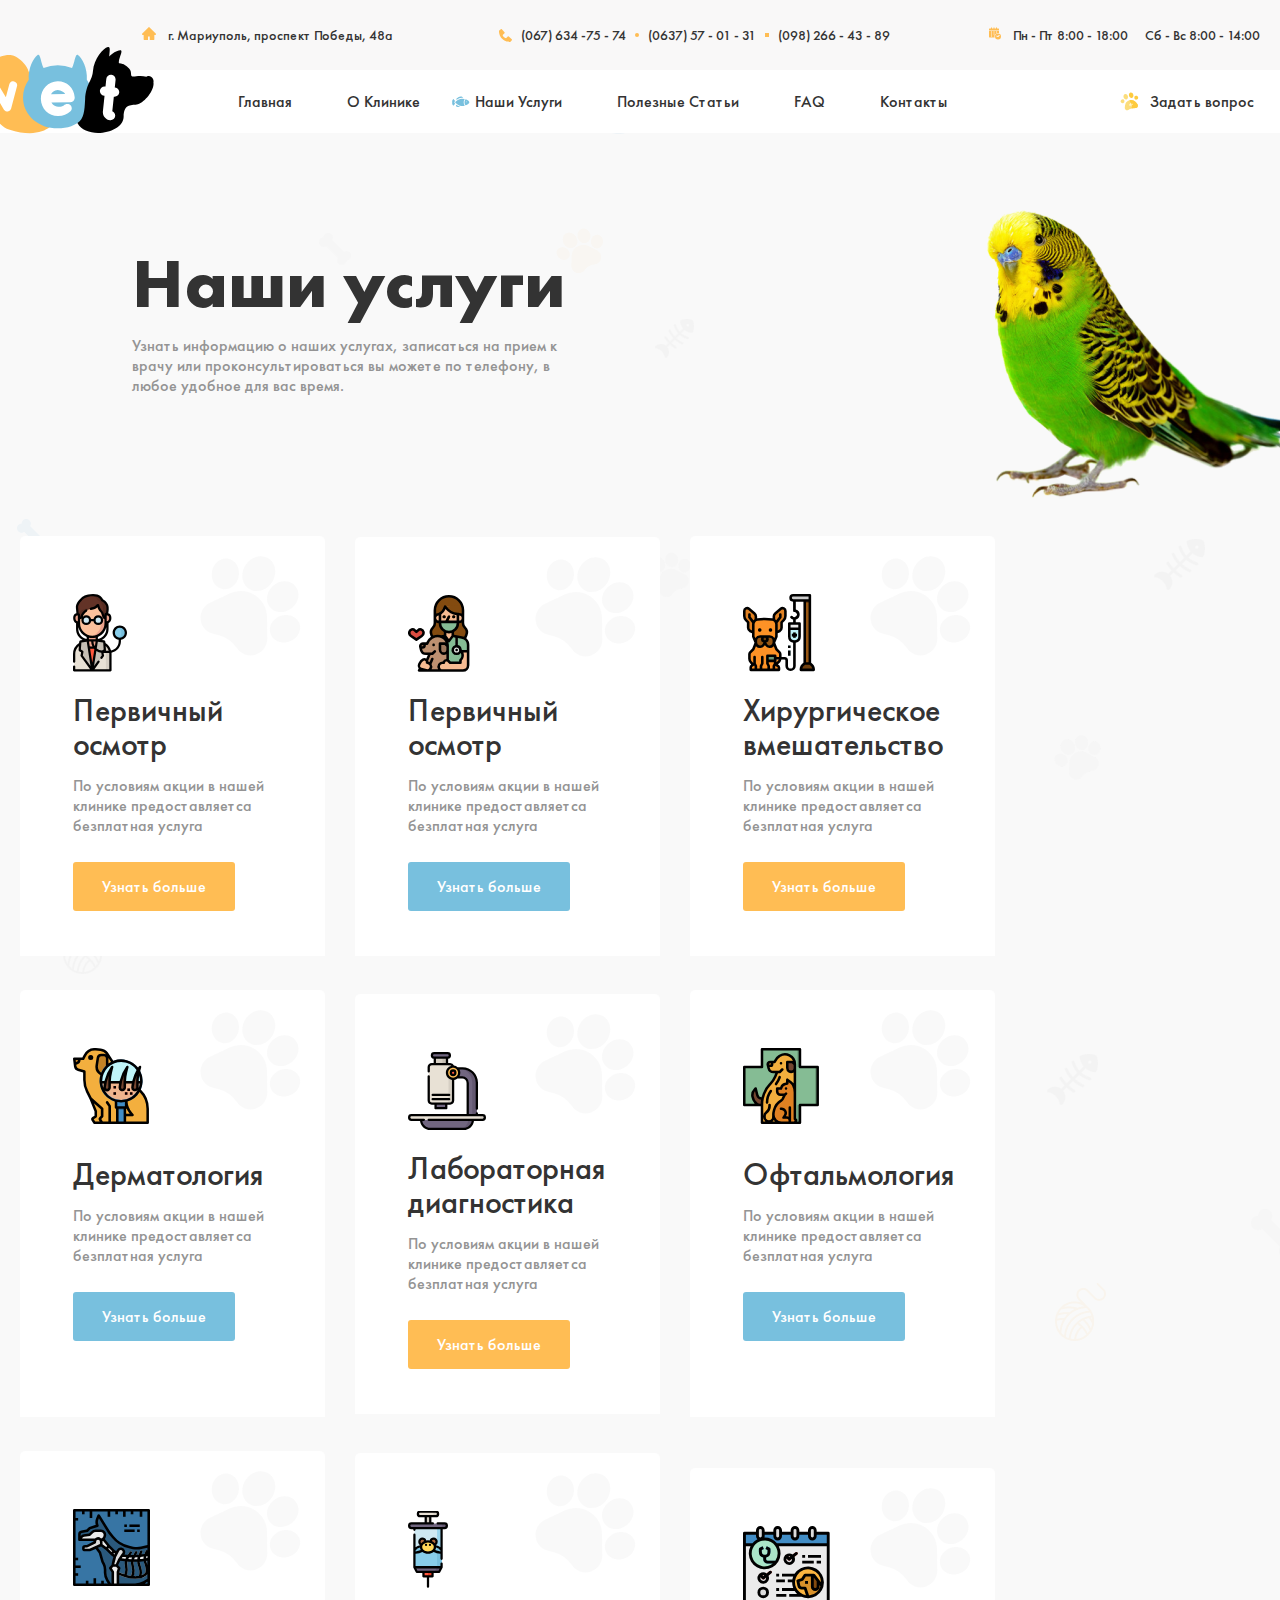
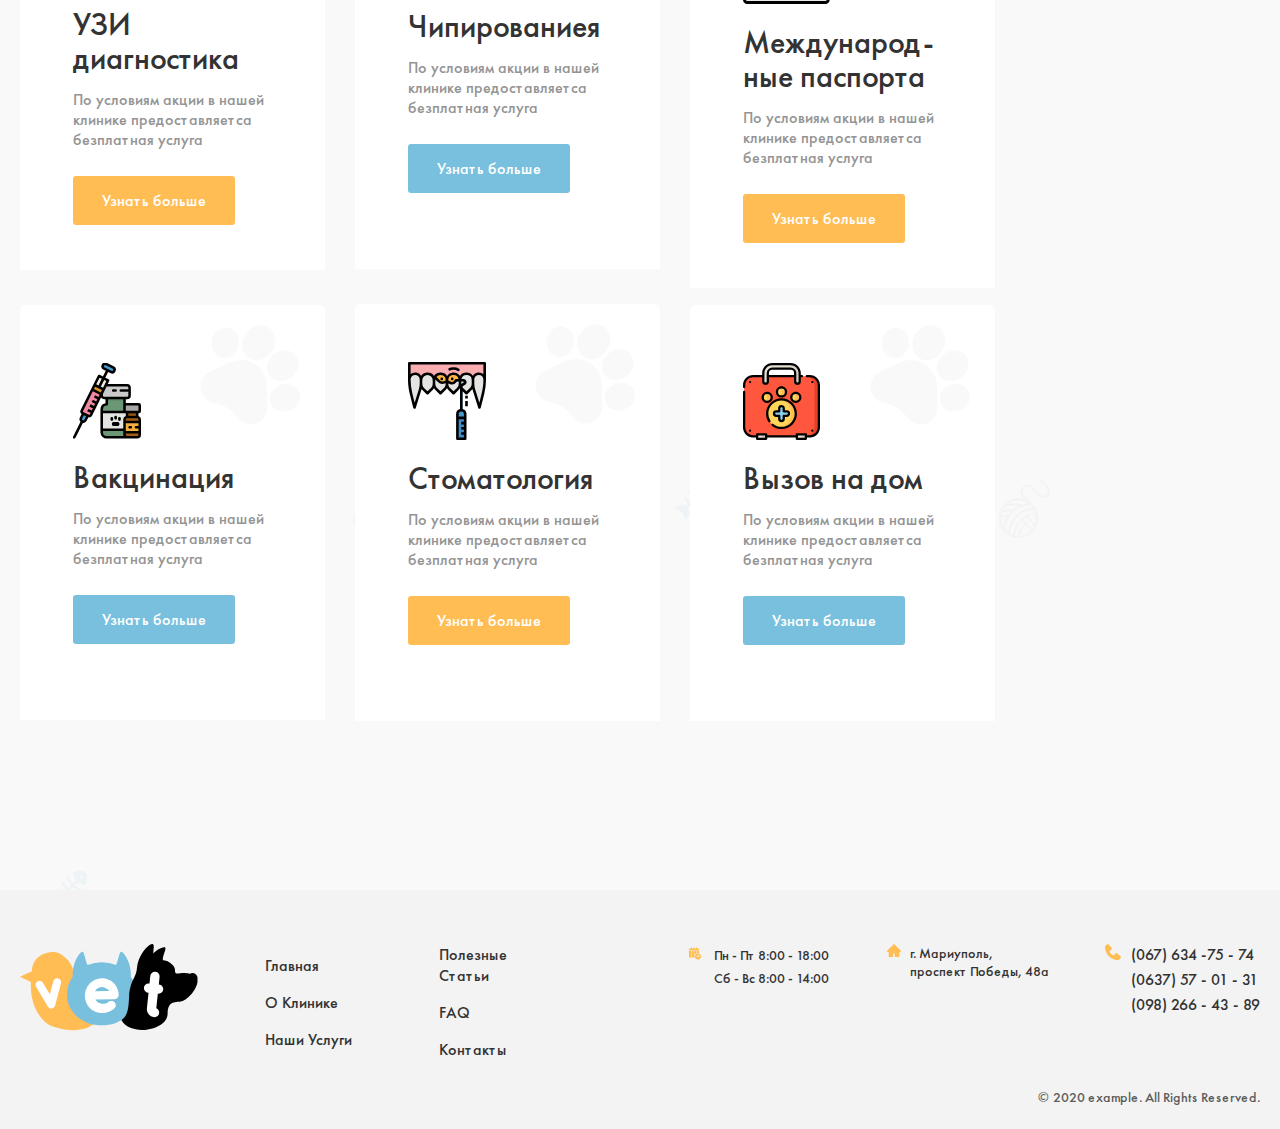
<file: service.html>
<!DOCTYPE html>
<html lang="ru">
<head>
  <meta charset="UTF-8">
  <meta http-equiv="X-UA-Compatible" content="IE=edge">
  <meta name="viewport" content="width=device-width, initial-scale=1.0">
  <title>Veterinary clinic</title>
  <!-- <link rel="stylesheet" href="./css/normalize.css"> -->
  <link rel="stylesheet" href="./css/main.css">
  <!-- <link rel="stylesheet" href="./css/main.min.css"> -->
</head>
<body>



  <!-- SITE HEADER START -->

  <header class="site-header">
    <div class="header-inner">
      <div class="container">
        <div class="inner-wrapper">
          <address class="inner-wrapper__address">
            <a class="inner-wrapper__maplink" href="https://www.google.com/maps/place/%D0%BF%D1%80%D0%BE%D1%81%D0%BF.+%D0%9F%D0%BE%D0%B1%D0%B5%D0%B4%D1%8B,+48%D0%B0,+%D0%9C%D0%B0%D1%80%D0%B8%D1%83%D0%BF%D0%BE%D0%BB%D1%8C,+%D0%94%D0%BE%D0%BD%D0%B5%D1%86%D0%BA%D0%B0%D1%8F+%D0%BE%D0%B1%D0%BB%D0%B0%D1%81%D1%82%D1%8C,+%D0%A3%D0%BA%D1%80%D0%B0%D0%B8%D0%BD%D0%B0,+87500/@47.1075844,37.6424116,17z/data=!3m1!4b1!4m5!3m4!1s0x40e6e6701cd9c691:0xe9b99fd0268f089c!8m2!3d47.1075844!4d37.6424116" target="blank">
              г. Мариуполь, проспект Победы, 48а
            </a>
          </address>
          <span class="inner-wrapper__linkbox">
            <a class="inner-wrapper__link" href="tel:+0676347574">(067) 634 -75 - 74</a>
            <a class="inner-wrapper__link" href="tel:+0637570131">(0637) 57 - 01 - 31</a>
            <a class="inner-wrapper__link" href="tel:+0982664389">(098) 266 - 43 - 89</a>
          </span>

          <p class="inner-wrapper__timebox">
            Пн - Пт <time class="inner-wrapper__time" datetime="2022-07-18T08:00">8:00 - 18:00</time>
          </p>
          <p class="inner-wrapper__timebox">
            Сб - Вс <time class="inner-wrapper__time" datetime="2022-07-18T08:00">8:00 - 14:00</time>
          </p>
        </div>

      </div>
    </div>

    <div class="header-bottom">
      <div class="container">
        <div class="btn-box">
          <a class="btn-box__link" href="./index.html">
            <img class="btn-box__img" src="./images/logo.svg" width="178" height="86" alt="Site logo">
          </a>
          <nav class="btn-box__nav">
            <ul class="btn-box__list">
              <li class="btn-box__item">
                <a class="btn-box__links" href="./index.html">Главная</a>
              </li>
              <li class="btn-box__item">
                <a class="btn-box__links" href="./about.html">О Клинике</a>
              </li>
              <li class="btn-box__item">
                <a class="btn-box__links btn-box__item--fish" href="./service.html">Наши Услуги</a>
              </li>
              <li class="btn-box__item">
                <a class="btn-box__links" href="./services.html">Полезные Статьи</a>
              </li>
              <li class="btn-box__item">
                <a class="btn-box__links" href="./faq.html">FAQ</a>
              </li>
              <li class="btn-box__item">
                <a class="btn-box__links" href="./contact.html">Контакты</a>
              </li>
            </ul>
          </nav>
          <button class="pet-links pet-links--hd-lk js-article-button" type="button">Задать вопрос</button>
        </div>
      </div>
    </div>
  </header>

  <!-- SITE HEADER END -->

  <!-- site main start -->

  <main class="site-main">
    <section class="intro">
      <div class="container">
        <div class="intro__info">
          <h2 class="intro__title">
            Наши услуги
          </h2>

          <p class="intro__text intro__text--ser">
            Узнать информацию о наших услугах, записаться на прием к врачу или проконсультироваться вы можете по телефону, в любое удобное для вас время.
          </p>
        </div>

        <ul class="intro__list">
          <li class="intro__item">
            <h3 class="intro__item-title">
              Первичный осмотр
            </h3>
            <p class="intro__item-text">
              По условиям акции в нашей клинике предоставляетса безплатная услуга
            </p>

            <button class="intro__btn intro__btn--org" type="submit">Узнать больше</button>
          </li>
          <li class="intro__item">
            <h3 class="intro__item-title">
              Первичный осмотр
            </h3>
            <p class="intro__item-text">
              По условиям акции в нашей клинике предоставляетса безплатная услуга
            </p>

            <button class="intro__btn intro__btn--org" type="submit">Узнать больше</button>
          </li>
          <li class="intro__item">
            <h3 class="intro__item-title">
              Хирургическое вмешательство
            </h3>
            <p class="intro__item-text">
              По условиям акции в нашей клинике предоставляетса безплатная услуга
            </p>

            <button class="intro__btn intro__btn--org" type="submit">Узнать больше</button>
          </li>
          <li class="intro__item">
            <h3 class="intro__item-title">
              Дерматология
            </h3>
            <p class="intro__item-text">
              По условиям акции в нашей клинике предоставляетса безплатная услуга
            </p>

            <button class="intro__btn intro__btn--org" type="submit">Узнать больше</button>
          </li>
          <li class="intro__item">
            <h3 class="intro__item-title">
              Лабораторная диагностика
            </h3>
            <p class="intro__item-text">
              По условиям акции в нашей клинике предоставляетса безплатная услуга
            </p>

            <button class="intro__btn intro__btn--org" type="submit">Узнать больше</button>
          </li>
          <li class="intro__item">
            <h3 class="intro__item-title">
              Офтальмология
            </h3>
            <p class="intro__item-text">
              По условиям акции в нашей клинике предоставляетса безплатная услуга
            </p>

            <button class="intro__btn intro__btn--org" type="submit">Узнать больше</button>
          </li>
          <li class="intro__item">
            <h3 class="intro__item-title">
              УЗИ диагностика
            </h3>
            <p class="intro__item-text">
              По условиям акции в нашей клинике предоставляетса безплатная услуга
            </p>

            <button class="intro__btn intro__btn--org" type="submit">Узнать больше</button>
          </li>
          <li class="intro__item">
            <h3 class="intro__item-title">
              Чипированиея
            </h3>
            <p class="intro__item-text">
              По условиям акции в нашей клинике предоставляетса безплатная услуга
            </p>

            <button class="intro__btn intro__btn--org" type="submit">Узнать больше</button>
          </li>
          <li class="intro__item">
            <h3 class="intro__item-title">
              Международ-ные паспорта
            </h3>
            <p class="intro__item-text">
              По условиям акции в нашей клинике предоставляетса безплатная услуга
            </p>

            <button class="intro__btn intro__btn--org" type="submit">Узнать больше</button>
          </li>
          <li class="intro__item">
            <h3 class="intro__item-title">
              Вакцинация
            </h3>
            <p class="intro__item-text">
              По условиям акции в нашей клинике предоставляетса безплатная услуга
            </p>

            <button class="intro__btn intro__btn--org" type="submit">Узнать больше</button>
          </li>
          <li class="intro__item">
            <h3 class="intro__item-title">
              Стоматология
            </h3>
            <p class="intro__item-text">
              По условиям акции в нашей клинике предоставляетса безплатная услуга
            </p>

            <button class="intro__btn intro__btn--org" type="submit">Узнать больше</button>
          </li>
          <li class="intro__item">
            <h3 class="intro__item-title">
              Вызов на дом
            </h3>
            <p class="intro__item-text">
              По условиям акции в нашей клинике предоставляетса безплатная услуга
            </p>

            <button class="intro__btn intro__btn--org" type="submit">Узнать больше</button>
          </li>

        </ul>
      </div>
    </section>
  </main>

  <!-- site main end -->

  <!-- SITE FOOTER START -->
  <footer class="site-footer">
    <div class="container">
      <div class="footer-box">
        <a class="footer-box__link footer-box__link--ft" href="./index.html">
          <img class="footer-box__logo" src="./images/logo.svg" width="178" height="86" alt="Site logo">
        </a>
        <nav class="footer-box__nav">
          <ul class="footer-box__list">
            <li class="footer-box__item">
              <a class="footer-box__link" href="./index.html" >Главная</a>
            </li>
            <li class="footer-box__item">
              <a class="footer-box__link" href="./about.html" >О Клинике</a>
            </li>
            <li class="footer-box__item">
              <a class="footer-box__link" href="./service.html" >Наши Услуги</a>
            </li>
          </ul>
          <ul class="footer-box__list">
            <li class="footer-box__item">
              <a class="footer-box__link" href="./services.html" >Полезные Статьи</a>
            </li>
            <li class="footer-box__item">
              <a class="footer-box__link" href="./faq.html" >FAQ</a>
            </li>
            <li class="footer-box__item">
              <a class="footer-box__link" href="./contact.html" >Контакты</a>
            </li>
          </ul>
        </nav>

        <span class="footer-box__time-box">
          <time class="footer-box__time" datetime="2022-07-18T08:00">Пн - Пт 8:00 - 18:00</time>

          <time class="footer-box__time" datetime="2022-07-18T08:00">Сб - Вс 8:00 - 14:00</time>
        </span>

        <address class="footer-box__address">
          <a class="footer-box__maplink" href="https://www.google.com/maps/place/%D0%BF%D1%80%D0%BE%D1%81%D0%BF.+%D0%9F%D0%BE%D0%B1%D0%B5%D0%B4%D1%8B,+48%D0%B0,+%D0%9C%D0%B0%D1%80%D0%B8%D1%83%D0%BF%D0%BE%D0%BB%D1%8C,+%D0%94%D0%BE%D0%BD%D0%B5%D1%86%D0%BA%D0%B0%D1%8F+%D0%BE%D0%B1%D0%BB%D0%B0%D1%81%D1%82%D1%8C,+%D0%A3%D0%BA%D1%80%D0%B0%D0%B8%D0%BD%D0%B0,+87500/@47.1075844,37.6424116,17z/data=!3m1!4b1!4m5!3m4!1s0x40e6e6701cd9c691:0xe9b99fd0268f089c!8m2!3d47.1075844!4d37.6424116" target="blank">
            г. Мариуполь, <br> проспект Победы, 48а
          </a>
        </address>

        <span class="footer-box__linkbox">
          <a class="footer-box__link" href="tel:+0676347574">(067) 634 -75 - 74</a>
          <a class="footer-box__link" href="tel:+0637570131">(0637) 57 - 01 - 31</a>
          <a class="footer-box__link" href="tel:+0982664389">(098) 266 - 43 - 89</a>
        </span>
      </div>

      <span class="footer-span">© 2020 example. All Rights Reserved.</span>
    </div>
  </footer>
  <!-- SITE FOOTER END -->

  <!-- Modal start -->
  <div class="modal">
    <div class="modal-content">
      <button class="close-button js-close-button" type="button">
        <svg class="button-img" width="24" height="24" fill="currentColor" xmlns="http://www.w3.org/2000/svg"><path d="M18.3 5.71a.996.996 0 0 0-1.41 0L12 10.59 7.11 5.7A.996.996 0 1 0 5.7 7.11L10.59 12 5.7 16.89a.996.996 0 1 0 1.41 1.41L12 13.41l4.89 4.89a.996.996 0 1 0 1.41-1.41L13.41 12l4.89-4.89c.38-.38.38-1.02 0-1.4Z" fill="currentColor" opacity=".5"/></svg>
      </button>
      <div class="modal-wrapper">
        <div class="modal-linkbox">
          <p class="modal-linkbox__title">
            Авторизация:
          </p>
          <span class="modal-linkbox__wrapper">
            <a class="modal-linkbox__link" href="https://www.google.com/" target="blank">Войти через Google</a>

            <a class="modal-linkbox__link" href="https://www.facebook.com/" target="blank">Войти через Facebook</a>
          </span>
        </div>

        <div class="modal-info">
          <h2 class="modal-info__title">
            Задать вопрос
          </h2>

          <form class="modal-info__form" action="https://echo.htmlacademy.ru/courses" method="post" autocomplete="off">
            <input class="modal-info__input" type="text" name="user_name" minlength="2" aria-label="Ваше имя" placeholder="Ваше имя" required>

            <textarea class="modal-info__textarea" name="user_post" cols="30" rows="8" minlength="3" aria-label="Опишите Ваш вопрос."
            placeholder="Опишите Ваш вопрос.Например: в каком возрасте можно прививать от бешенства?"></textarea>

            <button class="modal-info__btn" type="submit">Отправить</button>
          </form>
        </div>
      </div>
    </div>
  </div>

  <script src="./js/main.js"></script>
</body>
</html>
</file>
<file: css/main.css>
/* VARIABLES */

:root{
  --adr-color : #333333;
  --adr-hv-color : #FFBD54;
  --link-color:#FFFFFF;
  --text-color: #949494;
}

/* Futura pt 300 */
@font-face {
  font-family: 'Futura PT';
  font-style: normal;
  font-weight: 300;
  src: url("../fonts/FuturaPT-Light.woff2") format("woff2"),
  url("../fonts/FuturaPT-Light.woff") format("woff");
}

/* Futura pt 400 */
@font-face {
  font-family: 'Futura PT';
  font-style: normal;
  font-weight: 400;
  src: url("../fonts/FuturaPT-Book.woff2") format("woff2"),
  url("../fonts/FuturaPT-Book.woff") format("woff");
}

/* Futura pt 500 */
@font-face {
  font-family: 'Futura PT';
  font-style: normal;
  font-weight: 400;
  src: url("../fonts/FuturaPT-Medium.woff2") format("woff2"),
  url("../fonts/FuturaPT-Medium.woff") format("woff");
}

/* Futura pt 700 */
@font-face {
  font-family: 'Futura PT';
  font-style: normal;
  font-weight: 700;
  src: url("../fonts/FuturaPT-Bold.woff2") format("woff2"),
  url("../fonts/FuturaPT-Bold.woff") format("woff");
}

/* GENERAL */
*{
  box-sizing: border-box;
}

html{
  height: 100%;
}

img{
  display: block;
  height: auto;
}

ul{
  margin: 0;
  padding: 0;
  list-style: none;
}

a{
  text-decoration: none;
}

body{
  display: flex;
  flex-direction: column;
  height: 100%;
  margin: 0;
  padding: 0;
  font-family: "Futura PT", "Arial", sans-serif;
  background-image: url("../images/bg.png");
  background-color: #F9F9F9;
  overflow-x: hidden;
}


.visually-hidden {
  position: absolute;
  width: 1px;
  height: 1px;
  margin: -1px;
  padding: 0;
  border: 0;
  white-space: nowrap;
  clip-path: inset(100%);
  clip: rect(0 0 0 0);
  overflow: hidden;
}

/* CONTAINER */

.container{
  max-width: 1350px;
  margin-right: auto;
  margin-left: auto;
  padding-right: 20px;
  padding-left: 20px;
}

/* STICKY-FOOTER */
.site-main{
  flex-grow: 1;
}

/* header inner start */

.header-inner{
  width: 100%;
  background-color: #F9F8F8;
  padding: 12px 0;
}

.inner-wrapper{
  display: flex;
  align-items: center;
  justify-content: flex-end;
}

.inner-wrapper__address{
  margin-right: 106px;
  font-style: normal;
  font-weight: 500;
  font-size: 14px;
  line-height: 18px;
  color: var(--adr-color);
}

.inner-wrapper__maplink, .footer-box__maplink, .intro__con-maplink{
  font-weight: 500;
  font-size: 14px;
  line-height: 18px;
  color: var(--adr-color);
}

.inner-wrapper__address::before{
  display: inline-block;
  content: "";
  width: 14px;
  height: 13px;
  margin-right: 9px;
  background-image: url("../images/house-icon.svg");
  background-position: center;
  background-size: contain;
  background-repeat: no-repeat;
}

.inner-wrapper__linkbox{
  display: flex;
  align-items: center;
  margin-right: 98px;
}

.inner-wrapper__link{
  display: flex;
  align-items: center;
  font-weight: 500;
  font-size: 14px;
  line-height: 18px;
  color: var(--adr-color);
  transition: 0.3s ease;
}

.inner-wrapper__link:hover{
  color: var(--adr-hv-color);
}

.inner-wrapper__link:active{
  opacity: 0.6 ;
  color: var(--adr-color);
}

.inner-wrapper__link:nth-child(1)::before{
  width: 13px;
  height: 13px;
  margin-right: 9px;
  background-image: url("../images/phone-icon.svg");
  background-position: center;
  background-size: contain;
  background-repeat: no-repeat;
  content: "";
}

.inner-wrapper__link:nth-child(2)::before{
  display: inline-block;
  width: 4px;
  height: 4px;
  margin:0 9px;
  border-radius: 50%;
  background-color: var(--adr-hv-color); background-position: center;
  background-size: contain;
  background-repeat: no-repeat;
  content: "";
}

.inner-wrapper__link:nth-child(2)::after{
  display: inline-block;
  align-items: center;
  width: 4px;
  height: 4px;
  margin:0 9px;
  border-left: 50%;
  background-color: var(--adr-hv-color);
  background-position: center;
  background-size: contain;
  background-repeat: no-repeat;
  content: "";
}

.inner-wrapper__timebox, .footer-box__time{
  font-weight: 500;
  font-size: 14px;
  line-height: 18px;
  color: var(--adr-color);
}

.inner-wrapper__timebox:last-child{
  margin-left: 17px;
}

.inner-wrapper__timebox:not(:last-child)::before{
  display: inline-block;
  width: 13px;
  height: 13px;
  margin-right: 9px;
  background-image: url("../images/calendar-icon.svg");
  background-position: center;
  background-size: contain;
  background-repeat: no-repeat;
  content: "";
}

/* header inner end */

/* header bottom start */

.header-bottom{
  position: relative;
  padding: 20px 0;
  background-color: var(--link-color);
}

.btn-box__link, .footer-box__link{
  transition: 0.3s ease;
}

.btn-box__link:hover, .footer-box__link:hover{
  opacity: 0.8;
}

.btn-box__link:active, .footer-box__link:active{
  opacity: 0.6;
}

.btn-box__img{
  position: absolute;
  top: calc(50% - 55px);
  left: calc(50% - 664px);
}


.btn-box{
  display: flex;
  align-items: center;
  justify-content: flex-end;
}

.btn-box__list{
  display: flex;
  align-items: center;
}

.btn-box__item--fish{
  position: relative;
}

.btn-box__item--fish::before{
  position: absolute;
  top: 3px;
  left: -25px;
  width: 20px;
  height: 17px;
  background-image: url("../images/item-fish.svg");
  background-size:cover;
  background-position: center;
  background-repeat: no-repeat;
  content: "";
}

.btn-box__item:not(:last-child){
  margin-right: 55px;
}

.btn-box__links{
  font-weight: 500;
  font-size: 16px;
  line-height: 21px;
  color: var(--adr-color);
  border-bottom: 4px solid transparent;
  transition: 0.3s ease;
}

.btn-box__links:hover{
  border-bottom: 4px solid #F4FFAD;
}

.btn-box__links:active{
  border-bottom: 4px solid #F4FFAD;
  opacity: 0.6;
}

.pet-links{
  display: flex;
  align-items: center;
  font-family: "Futura PT", "Arial", sans-serif;
  font-weight: 500;
  font-size: 16px;
  line-height: 21px;
  color: var(--adr-color);
  background-color: transparent;
  border: none;
  transition: 0.3s ease;
}

.pet-links:hover{
  color: var(--adr-hv-color);
}

.pet-links:active{
  opacity: 0.7;
}

.pet-links--hd-lk::before{
  display: inline-block;
  content: "";
  width: 23px;
  height: 21px;
  margin-right: 9px;
  margin-left: 164px;
  background-image: url("../images/pet-icon.svg");
  background-position: center;
  background-size: contain;
  background-repeat: no-repeat;
}

/* header bottom end */

/* hero start */

.hero{
  background-image: url("../images/hero-bg-img.png"), url("../images/perrot.png");
  background-repeat: no-repeat;
  background-size: 870px 835px, 350px 430px;
  background-position: calc(50% - 510px) calc(50% - 70px), calc(50%  + 685px) calc(50% + 210px);
}

.hero-box{
  width: 608px;
  margin-right: 32px;
  margin-left: auto;
  padding-top: 153px;
  padding-bottom: 290px;
}

.hero-box__title{
  margin: 0;
  font-weight: 700;
  font-size: 70px;
  line-height: 64px;
  color: var(--adr-color);
}

.hero-box__sp{
  color: #78C0DE;
}

.hero-box__text-wrapper{
  width: 495px;
  margin-top: 29px;
}

.hero-box__text{
  margin-bottom: 38px;
  font-weight: 400;
  font-size: 16px;
  line-height: 21px;
  color: var(--text-color);
}

.links{
  display: inline-block;
  padding: 15px 47px;
  font-weight: 500;
  font-size: 16px;
  line-height: 21px;
  border-radius: 3px;
  transition: 0.3s ease;
}

.links:active{
  opacity: 0.6;
}

.links--bl-lk{
  color: var(--link-color);
  background-color: #333333;
}

.links--bl-lk:hover{
  color: var(--adr-color);
  background-color: var(--adr-hv-color);
}

.links--bl-lk:active{
  color: var(--adr-color);
  background-color: var(--adr-hv-color);
}

/* hero section end */
/* blockquote section start */

.bq-box{
  position: relative;
  width: 753px;
  margin: 0 auto;
  text-align: center;
}

.bq-box::before{
  position: absolute;
  top: calc(50% - 90px);
  left: calc(50% - 465px);
  width: 142px;
  height: 128px;
  background-image: url("../images/bq-before.png");
  background-repeat: no-repeat;
  content: "";
}

.bq-box::after{
  position: absolute;
  top: calc(50% - 30px);
  left: calc(50% + 420px);
  width: 142px;
  height: 128px;
  background-image: url("../images/bq-after.png");
  background-repeat: no-repeat;
  content: "";
}

.bq-box__text{
  margin: 0;
  margin-bottom: 35px;
  font-weight: 400;
  font-size: 20px;
  line-height: 26px;
  color: var(--text-color);
}

.bq-box__text::before{
  display: block;
  width: 140px;
  height: 1px;
  margin: 0 auto;
  margin-bottom: 43px;
  background-color: #DBDBDB;
  content: "";
}

.bq-box__text::after{
  display: block;
  width: 140px;
  height: 1px;
  margin: 0 auto;
  margin-top: 35px;
  background-color: #DBDBDB;
  content: "";
}

.bq-box__sp{
  font-weight: 500;
  font-size: 20px;
  line-height: 26px;
  color: var(--adr-color);
}

/* blockquote section end */
/* service section start */

.services{
  padding-top: 191px;
  padding-bottom: 235px;
}

.service{
  text-align: center;
}

.service__title, .action__title{
  margin: 0;
  margin-bottom: 80px;
  font-weight: 700;
  font-size: 48px;
  line-height: 54px;
  color: var(--adr-color);
}
.service__listbox{
  position: relative;
}

.service__ar-link{
  position: absolute;
  top: 40%;
  left: -2%;
}
.service__ar-link .service__img{
  transform: rotate(180deg);
}

.service__al-link{
  position: absolute;
  top: 40%;
  right: -2%;
}

.service__img{
  color: transparent;
}

.service__img:hover{
  color: var(--link-color);
}

.service__img:active{
  opacity: 0.6;
  color: var(--link-color);
}

.service__list{
  display: flex;
  align-items: flex-start;
  width: 1223px;
  margin: 0 auto;
  overflow-x: hidden;
}

.service__item{
  flex-shrink: 0;
  width: 193px;
  padding: 30px 32px 28px 35px;
  background-color: var(--link-color);
  border: 1px solid #F3F3F3;
  border-radius: 5px;
}

.service__item:hover{
  opacity: 0.8;
}

.service__item:active{
  opacity: 0.6;
}

.service__item:nth-child(1){
  padding-bottom: 42px;
  border: none;
  border-radius: 0;
}

.service__item:nth-child(4), .service__item:nth-child(6), .service__item:nth-child(8), .service__item:nth-child(10), .service__item:nth-child(11), .service__item:nth-child(12){
  padding-bottom: 39px;
}

.service__item:not(:last-child){
  margin-right: 13px;
}

.service__item::before{
  display: block;
  margin: 0 auto;
  margin-bottom: 21px;
  background-repeat: no-repeat;
  background-position: center;
  content: "";
}

.service__item:nth-child(1)::before{
  width: 54px;
  height: 78px;
  background-image: url("../images/doctor-icon.svg");
}

.service__item:nth-child(2)::before{
  width: 62px;
  height: 77px;
  background-image: url("../images/pervichka.svg");
}

.service__item:nth-child(3)::before{
  width: 72px;
  height: 78px;
  background-image: url("../images/xirurgiya.svg");
}

.service__item:nth-child(4)::before{
  width: 76px;
  height: 76px;
  margin-bottom: 34px;
  background-image: url("../images/dermatolog.svg");
}

.service__item:nth-child(5)::before{
  width: 78px;
  height: 78px;
  background-image: url("../images/labaratory.svg");
}

.service__item:nth-child(6)::before{
  width: 76px;
  height: 76px;
  margin-bottom: 34px;
  background-image: url("../images/oftalmolog.svg");
}

.service__item:nth-child(7)::before{
  width: 77px;
  height: 77px;
  background-image: url("../images/sklet.svg");
}

.service__item:nth-child(8)::before{
  width: 40px;
  height: 77px;
  background-image: url("../images/chipirovaniye.svg");
}

.service__item:nth-child(9)::before{
  width: 87px;
  height: 78px;
  background-image: url("../images/mej-pasport.svg");
}

.service__item:nth-child(10)::before{
  width: 68px;
  height: 76px;
  background-image: url("../images/vaksinatsiya.svg");
}

.service__item:nth-child(11)::before{
  width: 78px;
  height: 78px;
  background-image: url("../images/stomotologiya.svg");
}

.service__item:nth-child(12)::before{
  width: 77px;
  height: 77px;
  background-image: url("../images/box.svg");
}

.service__link{
  font-weight: 500;
  font-size: 18px;
  line-height: 22px;
  color: var(--adr-color);
}

.service__infobox{
  display: flex;
  align-items: center;
  width: 1223px;
  margin: 0 auto;
  padding: 42px 0;
  padding-right: 105px;
  padding-left: 35px;
  background-color: var(--link-color);
}

.service__info{
  width: 492px;
  margin-left: 67px;
  text-align: left;
}

.service__info-title{
  margin: 0;
  margin-bottom: 18px;
  font-weight: 500;
  font-size: 36px;
  line-height: 20px;
  color: var(--adr-color);
}

.service__info-text{
  margin: 0;
  font-weight: 400;
  font-size: 16px;
  line-height: 20px;
  color: var(--text-color);
}

.service__info-text:nth-child(3){
  margin-top: 9px;
  margin-bottom: 34px;
}

.service__info .links--or-lk{
  position: relative;
  margin-right: 21px;
  padding-left: 63px;
  color: var(--link-color);
  background-color: var(--adr-hv-color);
}

.service__info .links--or-lk:hover{
  color: var(--adr-hv-color);
  background-color: var(--adr-color);
}


.service__info .links--or-lk:active{
  opacity: 0.6;
  color: var(--adr-hv-color);
  background-color: var(--adr-color);
}
.service__info .links--or-lk::before{
  position: absolute;
  left: 35px;
  content: "";
  width: 21px;
  height: 21px;
  background-image: url("../images/or-before.svg");
  background-repeat: no-repeat;
}

.service__info .links--bl-lk{
  position: relative;
  padding-left: 64px;
}

.service__info .links--bl-lk:hover{
  color: var(--adr-color);
  background-color: var(--adr-hv-color);
}

.service__info .links--bl-lk:active{
  opacity: 0.6;
  color: var(--adr-color);
  background-color: var(--adr-hv-color);
}

.service__info .links--bl-lk::before{
  position: absolute;
  left: 35px;
  content: "";
  width: 21px;
  height: 21px;
  background-image: url("../images/document.svg");
  background-repeat: no-repeat;
}

/* service section end */

/* Doggy section begin */

.doggy{
  width: 100%;
  background-image: url("../images/form-bg-img.png");
  padding-top: 90px;
  padding-bottom: 88px;
}

.doggy__infobox{
  position: relative;
  display: flex;
  align-items: center;
}

.doggy__info{
  margin-left: 205px;
}

.doggy__title{
  margin: 0;
  margin-bottom: 32px;
  font-weight: 700;
  font-size: 48px;
  line-height: 20px;
  color: var(--link-color);
}

.doggy__input{
  width: 335px;
  margin-left: auto;
  margin-right: 21px;
  padding: 14px 0 12px 22px;
  background-color: var(--link-color);
  border: 2px solid transparent;
  border-radius: 5px;
}

.doggy__input::placeholder{
  font-weight: 400;
  font-size: 16px;
  line-height: 20px;
  color: var(--text-color);
}

.doggy__input:focus, .contact__input:focus, .contact__textarea:focus{
  outline: var(--adr-hv-color);
  border: 2px solid var(--adr-hv-color);
}


.doggy__input:not(:placeholder-shown):not(:focus):invalid, .contact__input:not(:placeholder-shown):not(:focus):invalid, .contact__textarea:not(:placeholder-shown):not(:focus):invalid{
  color: #DC4D41;
  border-color: #DC4D41;
}

.links--btn{
  padding: 14px 52px;
  font-weight: 500;
  font-size: 16px;
  line-height: 21px;
  border: none;
}

.doggy__img{
  position: absolute;
  bottom: calc(50% - 204px);
  right: 0;
  width: 613px;
  height: 481px;
  margin-left: 0;
  background-image: url("../images/form-dog.png");
  background-repeat: no-repeat;
  background-size: contain;
}

/* Doggy section end*/
/* action section start */
.action{
  padding-top: 216px;
  padding-bottom: 265px;
}
.title-box{
  width: 384px;
  margin: 0 auto;
}

.action__list{
  display: flex;
  align-items: center;
  justify-content: center;
}

.action__item{
  width: 305px;
  background-color: var(--link-color);
  border: 1px solid #E4E4E2;
  border-radius: 5px;
  transition: 0.3s ease;
}

.action__item:hover{
  filter: drop-shadow(0px 4px 4px rgba(0, 0, 0, 0.25));
}

.action__img{
  height: 180px;
}

.action__item:not(:last-child){
  margin-right: 9px;
}

.action__article-box{
  display: flex;
  align-items: center;
  margin-top: 21px;
  padding-right: 22px;
  padding-left: 30px;
}

.action__ar-link{
  opacity: 0;
  font-weight: 400;
  font-size: 14px;
  line-height: 22px;
  color: #3D9CEA;
}

.action__time{
  margin-left: auto;
  font-weight: 500;
  font-size: 14px;
  line-height: 18px;
  color: var(--text-color);
}

.action__info-box{
  margin-bottom: 35px;
  padding: 0 30px;
}

.action__titlebox{
  width: 182px;
}

.action__info-title{
  margin: 0;
  margin-bottom: 10px;
  font-weight: 700;
  font-size: 22px;
  line-height: 25px;
}

.action__info-text{
  display: block;
  margin: 0;
  font-weight: 400;
  font-size: 16px;
  line-height: 20px;
  color: var(--text-color);
}

.action__info-text-ac{
  display: none;
  margin: 0;
  font-weight: 400;
  font-size: 16px;
  line-height: 20px;
  color: var(--text-color);
}

.action__linkbox{
  position: relative;
  margin-top: 37px;
  padding-bottom: 37px;
  padding-left: 54px;
}

.action__linkbox::before{
  position: absolute;
  left: 30px;
  width: 23px;
  height: 21px;
  background-image: url("../images/pet-icon.svg");
  background-position: center;
  background-size: contain;
  background-repeat: no-repeat;
  content: "";
}

.action__link{
  font-weight: 500;
  font-size: 16px;
  line-height: 21px;
  color: var(--adr-color);
  transition: 0.3s ease;
}

.action__item:hover .action__link{
  color: var(--adr-hv-color);
}

.action__item:active .action__link{
  color: var(--adr-color);
  opacity: 0.7;
}

.action__item--active{
  display: flex;
  width: 640px;
  background-color: var(--link-color);
  border: 1px solid #F3F3F3;
  border-radius: 5px;
}

.action__item--active .action__img{
  height: 100%;
}

.action__item--active .action__box{
  display: block;
}
.action__item--active .action__box .action__article-box{
  margin-bottom: 29px;
}
.action__item--active .action__box .action__article-box .action__ar-link{
  opacity: 1;
  margin-right: 7px;
}

.action__item--active .action__box .action__article-box .action__time{
  margin-left: 67px;
}

.action__item--active .action__box .action__info-box .action__info-text{
  display: none;
}

.action__item--active .action__box .action__info-box .action__info-text-ac{
  display: block;
  margin-bottom: auto;
}

.action__item--active .action__box .action__linkbox{
  margin-top: auto;
}

/* action section end */

/* contact section start */

.contact{
  padding-bottom: 247px;
}

.contact__box{
  width: 1536px;
  display: flex;
  align-items: center;
  margin: 0 auto;
}

.contact__iframebox{
  width: 462px;
}

.contact__formbox{
  width: 100%;
  height: 652px;
  background-color: var(--adr-color);
  background-image: url("../images/fish-form.png");
  background-repeat: no-repeat;
  background-size: contain;
}

@media
only screen and (-webkit-min-device-pixel-ratio: 2),
only screen and (   min--moz-device-pixel-ratio: 2),
only screen and (     -o-min-device-pixel-ratio: 2/1),
only screen and (        min-device-pixel-ratio: 2),
only screen and (                min-resolution: 192dpi),
only screen and (                min-resolution: 2dppx) {

  .hero{
    background-image: url("../images/hero-bg-img@2x.png"), url("../images/perrot@2x.png");
    background-repeat: no-repeat, no-repeat;
    background-size: contain, contain;
  }

  .bq-box::before{
    background-image: url("../images/bq-before@2x.png");
    background-repeat: no-repeat;
    background-size: contain;
  }

  .bq-box::after{
    background-image: url("../images/bq-after@2x.png");
    background-repeat: no-repeat;
    background-size: contain;
  }


  .doggy{
    background-image: url("../images/form-bg-img@2x.png");
    background-repeat: no-repeat;
    background-size: contain;
  }

  .doggy__img{
    background-image: url("../images/form-dog@2x.png");
    background-repeat: no-repeat;
    background-size: contain;
  }

  .contact__formbox{
    background-image: url("../images/fish-form@2x.png");
    background-repeat: no-repeat;
    background-size: contain;
  }
}

.contact__info{
  width: 375px;
  margin-left: 165px;
  padding-top: 62px;
  padding-bottom: 74px;
  color: var(--link-color);
}

.contact__title{
  margin: 0;
  font-weight: 700;
  font-size: 48px;
  line-height: 62px;
}

.contact__text{
  margin-top: 14px;
  margin-bottom: 29px;
  font-weight: 400;
  font-size: 16px;
  line-height: 20px;
  color: var(--text-color);
}

.contact__input{
  width: 100%;
  margin-bottom: 14px;
  padding-top: 16px;
  padding-bottom: 13px;
  padding-left: 22px;
  transition: 0.3s ease;
}

.contact__input::placeholder, .contact__textarea::placeholder{
  font-weight: 400;
  font-size: 16px;
  line-height: 21px;
}

.contact__textarea{
  width: 100%;
  margin-bottom: 30px;
  padding: 17px 22px;
  resize: none;
}

.links--button{
  padding: 15px 49px;
  color: var(--link-color);
  background-color: var(--adr-hv-color);
  cursor: pointer;
}

/* contact section end */

/* footer start */

.site-footer{
  width: 100%;
  background-color: #F3F3F3;
  padding-top: 54px;
  padding-bottom: 23px;
}

.footer-box{
  display: flex;
  align-items: flex-start;
  margin-bottom: 28px;
}

.footer-box__link--ft{
  margin-right: 67px;
}


.footer-box__nav{
  display: flex;
  align-items: center;
}

.footer-box__list:last-child{
  width: 115px;
  margin-left: 87px;
  margin-right: 127px;
}

.footer-box__item:not(:last-child){
  margin-bottom: 16px;
}

.footer-box__link, .intro__conlink{
  display: block;
  color: var(--adr-color);
  transition: 0.3s ease;
}

.footer-box__link:hover{
  color: var(--adr-hv-color);
}

.footer-box__link:active{
  opacity: 0.7;
  color: var(--adr-color);
}

.footer-box__time-box{
  width: 148px;
  text-align: right;
}

.footer-box__time-box::before{
  display: inline-block;
  width: 13px;
  height: 13px;
  margin-right: 9px;
  background-image: url("../images/calendar-icon.svg");
  background-position: center;
  background-size: contain;
  background-repeat: no-repeat;
  content: "";
}
.footer-box__time{
  display: inline-block;
  font-weight: 500;
  font-size: 14px;
  line-height: 18px;
  color: var(--adr-color);
}

.footer-box__time:first-child{
  margin-bottom: 3px;
}

.footer-box__address{
  display: flex;
  width: 186px;
  margin: 0 auto;
  font-style: normal;
  text-align: left;
}

.footer-box__address::before{
  display: inline-block;
  content: "";
  width: 14px;
  height: 13px;
  margin-right: 9px;
  background-image: url("../images/house-icon.svg");
  background-position: center;
  background-size: contain;
  background-repeat: no-repeat;
}

.footer-box__maplink{
  font-weight: 500;
  font-size: 14px;
  line-height: 18px;
  color: var(--adr-color);
  text-align: left;
}

.footer-box__linkbox{
  position: relative;
}

.footer-box__linkbox::before{
  position: absolute;
  top: 0;
  left: -20%;
  width: 16px;
  height: 16px;
  margin-right: 9px;
  background-image: url("../images/phone-icon.svg");
  background-position: center;
  background-size: contain;
  background-repeat: no-repeat;
  content: "";
}

.footer-box__link{
  display: block;
  text-align: left;
}

.footer-box__link:not(:last-child){
  margin-bottom: 4px;
}

.footer-span{
  display: flex;
  justify-content: flex-end;
  font-weight: 400;
  font-size: 14px;
  line-height: 18px;
  color: #5C5C5C;
}
/* footer end */


/* intro section start */

.intro{
  padding-top: 118px;
  padding-bottom: 169px;
}

.intro__info{
  position: relative;
  width: 447px;
  margin-left: 112px;
  margin-right: auto;
}

.intro__info::before{
  position: absolute;
  top: -125px;
  left: 840px;
  z-index: 2;
  width: 435px;
  height: 435px;
  background-image: url("../images/intro-ser-bg-img.png");
  background-repeat: no-repeat;
  content: "";
}

.intro__title{
  margin: 0;
  font-weight: 700;
  font-size: 70px;
  line-height: 64px;
  color: var(--adr-color);
}

.intro__text{
  margin-top: 21px;
  font-weight: 400;
  font-size: 16px;
  line-height: 20px;
  color: var(--text-color);
}

.intro__text--ser{
  margin-bottom: 140px;
}

.intro__list{
  display: flex;
  align-items: center;
  flex-wrap: wrap;
  margin-left: -30px;
}

.intro__item{
  width: 305px;
  margin-left: 30px;
  margin-bottom: 34px;
  padding: 58px 22px 45px 53px ;
  background-color: var(--link-color);
  background-image: url("../images/pet.svg");
  background-repeat: no-repeat;
  background-position: top right;
  border-radius: 5px 5px 0px 0px;
  transition: 0.3s ease;
}

.intro__item::before{
  display: block;
  margin-bottom: 22px;
  background-repeat: no-repeat;
  background-position: center;
  content: "";
}

.intro__item:hover{
  filter: drop-shadow(0px 4px 20px rgba(0, 0, 0, 0.2));
}

.intro__item:nth-child(4), .intro__item:nth-child(6), .intro__item:nth-child(8), .intro__item:nth-child(10), .intro__item:nth-child(11), .intro__item:nth-child(12){
  padding-bottom: 76px;
}

.intro__item:nth-child(9),.intro__item:nth-child(10), .intro__item:nth-child(11), .intro__item:nth-child(12){
  margin-bottom: 0;
}

.intro__item:nth-child(1)::before{
  width: 54px;
  height: 78px;
  background-image: url("../images/doctor-icon.svg");
}

.intro__item:nth-child(2)::before{
  width: 62px;
  height: 77px;
  background-image: url("../images/pervichka.svg");
}

.intro__item:nth-child(3)::before{
  width: 72px;
  height: 78px;
  background-image: url("../images/xirurgiya.svg");
}

.intro__item:nth-child(4)::before{
  width: 76px;
  height: 76px;
  margin-bottom: 34px;
  background-image: url("../images/dermatolog.svg");
}

.intro__item:nth-child(5)::before{
  width: 78px;
  height: 78px;
  background-image: url("../images/labaratory.svg");
}

.intro__item:nth-child(6)::before{
  width: 76px;
  height: 76px;
  margin-bottom: 34px;
  background-image: url("../images/oftalmolog.svg");
}

.intro__item:nth-child(7)::before{
  width: 77px;
  height: 77px;
  background-image: url("../images/sklet.svg");
}

.intro__item:nth-child(8)::before{
  width: 40px;
  height: 77px;
  background-image: url("../images/chipirovaniye.svg");
}

.intro__item:nth-child(9)::before{
  width: 87px;
  height: 78px;
  background-image: url("../images/mej-pasport.svg");
}

.intro__item:nth-child(10)::before{
  width: 68px;
  height: 76px;
  background-image: url("../images/vaksinatsiya.svg");
}

.intro__item:nth-child(11)::before{
  width: 78px;
  height: 78px;
  background-image: url("../images/stomotologiya.svg");
}

.intro__item:nth-child(12)::before{
  width: 77px;
  height: 77px;
  background-image: url("../images/box.svg");
}

.intro__item-title{
  margin: 0;
  font-weight: 500;
  font-size: 32px;
  line-height: 34px;
  color: var(--adr-color);
}

.intro__item-text{
  margin-top: 14px;
  margin-bottom: 26px;
  font-weight: 400;
  font-size: 16px;
  line-height: 20px;
  color: var(--text-color);
}

.intro__btn{
  padding: 14px 29px;
  font-family: "Futura PT", "Arial", sans-serif;
  font-weight: 500;
  font-size: 16px;
  line-height: 21px;
  color: var(--link-color);
  border: none;
  border-radius: 3px;
  transition: 0.3s ease;
}

.intro__item:nth-child(even) .intro__btn{
  background-color: #78C0DE;
}

.intro__btn--org{
  background-color: var(--adr-hv-color);
}

.intro__btn--org:hover{
  background-color: #000000;
}

.intro__info--faq{
  position: relative;
}

.intro__info--faq::before{
  position: absolute;
  z-index: 4;
  top: -75px;
  left: 765px;
  z-index: 2;
  width: 569px;
  height: 466px;
  background-image: url("../images/faq-bg-img.png");
  background-repeat: no-repeat;
  content: "";
}

.intro__link{
  position: relative;
  display: block;
  margin-bottom: 63px;
  padding: 15px 38px 14px 66px;
  font-weight: 500;
  font-size: 16px;
  line-height: 21px;
  color: var(--link-color);
  background-color: #78C0DE;
  border-radius: 3px;
}

.intro__link::before{
  position: absolute;
  z-index: 2;
  left: 40px;
  width: 21px;
  height: 21px;
  background-image: url("../images/document.svg");
  background-repeat: no-repeat;
  content: "";
}

.intro__details{
  width: 752px;
  margin-left: 112px;
  padding: 33px 41px 32px 63px;
  background-color: var(--link-color);
  border-radius: 5px;
}

.intro__details:not(:last-child){
  margin-bottom: 18px;
}

.intro__details--op{
  opacity: 0.5;
}
.intro__details--op[open] .intro__span .intro__img{
  transform: none;
}

.intro__details[open] .intro__span .intro__img{
  transform: rotate(180deg);
}

.intro__summary{
  list-style: none;
}

.intro__time{
  position: relative;
  margin-right: 33px;
  margin-left: 29px;
  font-weight: 400;
  font-size: 14px;
  line-height: 22px;
  color: var(--adr-color);
}

.intro__time::before{
  position: absolute;
  top: -5px;
  left: -30px;
  width: 23px;
  height: 25px;
  content: "";
  background-image: url("../images/pet-img.svg");
  background-repeat: no-repeat;
}

.intro__sp{
  font-weight: 500;
  font-size: 12px;
  line-height: 22px;
  color: #78C0DE;
}

.intro__span{
  display: block;
  display: flex;
}

.intro__textbox{
  width: 539px;
  font-weight: 500;
  font-size: 20px;
  line-height: 22px;
  color: var(--adr-color);
}

.intro__img{
  margin-left: auto;
  transition: 0.3s ease;
}

.intro__details-text{
  font-weight: 400;
  font-size: 16px;
  line-height: 20px;
  color: var(--text-color);
}

/* intro section end */

/* faq page start */

.faq-intro{
  padding-top: 118px;
  padding-bottom: 270px;
  background-image: url("../images/faq-perrot.png");
  background-repeat: no-repeat;
  background-size: 654px 652px;
  background-position: calc(50% + 500px) calc(50% + 360px);
}

.intro__text--faq{
  margin-bottom: 35px;
}

/* contact page */

.intro__info--contact{
  position: relative;
}

.intro__info--contact::before{
  position: absolute;
  z-index: 2;
  top: -100px;
  left: 750px;
  width: 673px;
  height: 568px;
  background-image: url("../images/bobik.png");
  background-repeat: no-repeat;
  content: "";
}

.intro__text--con{
  margin-bottom: 117px;
}

.intro__con-list{
  display: flex;
  align-items: flex-start;
  margin-left: 112px;
}

.intro__con-item{
  width: 153px;
}

.intro__con-item:not(:last-child){
  margin-right: 118px;
}

.intro__con-item:nth-child(1)::before{
  display: inline-block;
  width: 73px;
  height: 73px;
  margin-bottom: 30px;
  background-image: url("../images/location.svg");
  background-repeat: no-repeat;
  content: "";
}

.intro__con-item:nth-child(2)::before{
  display: inline-block;
  width: 77px;
  height: 72px;
  margin-bottom: 26px;
  background-image: url("../images/contact-calendar.svg");
  background-repeat: no-repeat;
  content: "";
}

.intro__con-item:nth-child(3)::before{
  display: inline-block;
  width: 42px;
  height: 73px;
  margin-bottom: 27px;
  background-image: url("../images/contact-phone.svg");
  background-repeat: no-repeat;
  content: "";
}

.intro__address{
  width: 100%;
  font-style: normal;
  font-weight: 500;
  font-size: 16px;
  line-height: 21px;
  color: var(--adr-color);
}

.intro__contime{
  display: block;
}

.search{
  padding-top: 395px;
  background-image: url("../images/pets.png");
  background-repeat: no-repeat;
  background-position: right calc(50% + 68px);
  text-align: center;

}

.map-box{
  width: 1536px;
  display: flex;
  align-items: center;
  margin: 0 auto;
  margin-top: 60px;
}

.map-box__frame{
  width: 943px;
  height: 466px;
  border: none;
}
.search__title{
  display: inline-block;
  margin: 0;
  font-weight: 700;
  font-size: 48px;
  line-height: 62px;
  color: var(--adr-color);
}
/* modal */

.modal{
  display: none;
  position: fixed;
  top: 0;
  left: 0;
  z-index: 10;
  width: 100%;
  height: 100%;
  background-color: rgba(255, 255, 255, 0.9);
  transition: transform 1s ease;
}

.modal-show{
  display: block;
}
.modal-content{
  position: relative;
  width:850px;
  top: 80px;
  margin: 0 auto;
  padding: 20px 10px;
  background-color: #FFBD54;
  background-image: url("../images/modal-bg-img.png");
  background-repeat: no-repeat;
  animation-name: slidedown;
  animation-duration: 1s;
  animation-iteration-count: 1;
}

.close-button{
  margin-bottom: 80px;
  cursor: pointer;
  background-color: transparent;
  border: none;
}

.button-img{
  color: #000000;
}

.modal-wrapper{
  display: flex;
  align-items: flex-start;
}

.modal-linkbox{
  margin-right: auto;
  margin-left: 70px;
}

.modal-linkbox__title{
  margin-top: 29px;
  font-weight: 500;
  font-size: 20px;
  line-height: 30px;
}

.modal-linkbox__link{
  display: block;
  margin-top: 21px;
  padding: 14px 36px 15px 68px;
  font-weight: 500;
  font-size: 16px;
  line-height: 21px;
  color: var(--adr-color);
  background-color: var(--link-color);
}

.modal-linkbox__link:first-child{
  position: relative;
}

.modal-linkbox__link:first-child::before{
  position: absolute;
  z-index: 4;
  left: 35px;
  width: 20px;
  height: 20px;
  background-image: url("../images/google.svg");
  background-repeat: no-repeat;
  background-position: center;
  background-size: auto;
  content: "";
}
.modal-linkbox__link:last-child{
  position: relative;
}

.modal-linkbox__link:last-child::before{
  position: absolute;
  z-index: 4;
  left: 35px;
  width: 20px;
  height: 20px;
  background-image: url("../images/facebook.svg");
  background-repeat: no-repeat;
  background-position: center;
  background-size: auto;
  content: "";
}

.modal-info{
  width: 358px;
  margin-right: 51px;
}

.modal-info__title{
  margin: 0;
  margin-bottom: 25px;
  font-weight: 700;
  font-size: 50px;
  line-height: 54px;
  color: var(--adr-color);
}

.modal-info__input{
  width: 100%;
  padding: 16px 0 13px 22px;
  border: none;
}

.modal-info__textarea{
  width: 100%;
  margin-top: 21px;
  margin-bottom: 27px;
  padding: 17px 22px;
  border: none;
  resize: none;
}

.modal-info__btn{
  margin-bottom: 113px;
  padding: 14px 67px 15px 57px;
  font-weight: 500;
  font-size: 16px;
  line-height: 21px;
  color: var(--link-color);
  background-color: #000000;
}

@keyframes slidedown {

  from{
    transform: translateY(-1000px);
  }

  to{
    transform: translateY(0);
  }

}
</file>
<file: css/main.min.css>
/*! normalize.css v8.0.1 | MIT License | github.com/necolas/normalize.css */details,img,main{display:block}button,hr,input{overflow:visible}progress,sub,sup{vertical-align:baseline}body,html{height:100%}body,ul{margin:0}.bq-box,.service{text-align:center}.service__info .links--or-lk:active,.service__info .links--or-lk:hover{color:var(--adr-hv-color);background-color:var(--adr-color)}html{line-height:1.15;-webkit-text-size-adjust:100%}h1{font-size:2em;margin:.67em 0}hr{box-sizing:content-box;height:0}code,kbd,pre,samp{font-family:monospace,monospace;font-size:1em}a{background-color:transparent;text-decoration:none}abbr[title]{border-bottom:none;text-decoration:underline;text-decoration:underline dotted}b,strong{font-weight:bolder}small{font-size:80%}sub,sup{font-size:75%;line-height:0;position:relative}sub{bottom:-.25em}sup{top:-.5em}img{border-style:none;height:auto}button,input,optgroup,select,textarea{font-family:inherit;font-size:100%;line-height:1.15;margin:0}button,select{text-transform:none}[type=button],[type=reset],[type=submit],button{-webkit-appearance:button}[type=button]::-moz-focus-inner,[type=reset]::-moz-focus-inner,[type=submit]::-moz-focus-inner,button::-moz-focus-inner{border-style:none;padding:0}.btn-box__links:active,.btn-box__links:hover{border-bottom:4px solid #f4ffad}[type=button]:-moz-focusring,[type=reset]:-moz-focusring,[type=submit]:-moz-focusring,button:-moz-focusring{outline:ButtonText dotted 1px}fieldset{padding:.35em .75em .625em}legend{box-sizing:border-box;color:inherit;display:table;max-width:100%;padding:0;white-space:normal}textarea{overflow:auto}[type=checkbox],[type=radio]{box-sizing:border-box;padding:0}[type=number]::-webkit-inner-spin-button,[type=number]::-webkit-outer-spin-button{height:auto}[type=search]{-webkit-appearance:textfield;outline-offset:-2px}[type=search]::-webkit-search-decoration{-webkit-appearance:none}::-webkit-file-upload-button{-webkit-appearance:button;font:inherit}.footer-box__maplink,.footer-box__time,.inner-wrapper__address,.inner-wrapper__link,.inner-wrapper__maplink,.inner-wrapper__timebox{font-weight:500;font-size:14px;line-height:18px;color:var(--adr-color)}summary{display:list-item}[hidden],template{display:none}:root{--adr-color:#333333;--adr-hv-color:#FFBD54;--link-color:#FFFFFF;--text-color:#949494}@font-face{font-family:'Futura PT';font-style:normal;font-weight:300;src:url("../fonts/FuturaPT-Light.woff2") format("woff2"),url("../fonts/FuturaPT-Light.woff") format("woff")}@font-face{font-family:'Futura PT';font-style:normal;font-weight:400;src:url("../fonts/FuturaPT-Book.woff2") format("woff2"),url("../fonts/FuturaPT-Book.woff") format("woff")}@font-face{font-family:'Futura PT';font-style:normal;font-weight:400;src:url("../fonts/FuturaPT-Medium.woff2") format("woff2"),url("../fonts/FuturaPT-Medium.woff") format("woff")}@font-face{font-family:'Futura PT';font-style:normal;font-weight:700;src:url("../fonts/FuturaPT-Bold.woff2") format("woff2"),url("../fonts/FuturaPT-Bold.woff") format("woff")}*{-webkit-box-sizing:border-box;box-sizing:border-box}ul{padding:0;list-style:none}body{display:-webkit-box;display:-ms-flexbox;display:flex;-webkit-box-orient:vertical;-webkit-box-direction:normal;-ms-flex-direction:column;flex-direction:column;padding:0;font-family:"Futura PT",Arial,sans-serif;background-image:url("../images/bg.png");background-color:#f9f9f9;overflow-x:hidden}.visually-hidden{position:absolute;width:1px;height:1px;margin:-1px;padding:0;border:0;white-space:nowrap;-webkit-clip-path:inset(100%);clip-path:inset(100%);clip:rect(0 0 0 0);overflow:hidden}.container{max-width:1340px;margin-right:auto;margin-left:auto;padding-right:20px;padding-left:20px}.site-main{-webkit-box-flex:1;-ms-flex-positive:1;flex-grow:1}.inner-wrapper,.inner-wrapper__linkbox{display:-webkit-box;display:-ms-flexbox;-webkit-box-align:center}.header-inner{width:100%;background-color:#f9f8f8;padding:12px 0}.inner-wrapper{display:flex;-ms-flex-align:center;align-items:center;-webkit-box-pack:end;-ms-flex-pack:end;justify-content:flex-end}.inner-wrapper__address{margin-right:106px;font-style:normal}.inner-wrapper__address::before{display:inline-block;content:"";width:14px;height:13px;margin-right:9px;background-image:url("../images/house-icon.svg");background-position:center;background-size:contain;background-repeat:no-repeat}.inner-wrapper__link:nth-child(2)::after,.inner-wrapper__link:nth-child(2)::before{width:4px;height:4px;margin:0 9px;display:inline-block;background-repeat:no-repeat;background-size:contain;background-color:var(--adr-hv-color);content:"";background-position:center}.inner-wrapper__linkbox{display:flex;-ms-flex-align:center;align-items:center;margin-right:98px}.inner-wrapper__link{display:-webkit-box;display:-ms-flexbox;display:flex;-webkit-box-align:center;-ms-flex-align:center;align-items:center;-webkit-transition:.3s;-o-transition:.3s;transition:.3s}.btn-box__links,.pet-links{font-weight:500;font-size:16px;line-height:21px}.inner-wrapper__link:hover,.pet-links:hover{color:var(--adr-hv-color)}.btn-box__links,.hero-box__title,.pet-links{color:var(--adr-color)}.inner-wrapper__link:first-child::before{width:13px;height:13px;margin-right:9px;background-image:url("../images/phone-icon.svg");background-position:center;background-size:contain;background-repeat:no-repeat;content:""}.inner-wrapper__link:nth-child(2)::before{border-radius:50%}.inner-wrapper__link:nth-child(2)::after{-webkit-box-align:center;-ms-flex-align:center;align-items:center;border-left:50%}.btn-box,.btn-box__list,.footer-box__nav{display:-webkit-box;display:-ms-flexbox;-webkit-box-align:center}.inner-wrapper__timebox:last-child{margin-left:17px}.inner-wrapper__timebox:not(:last-child)::before{display:inline-block;width:13px;height:13px;margin-right:9px;background-image:url("../images/calendar-icon.svg");background-position:center;background-size:contain;background-repeat:no-repeat;content:""}.header-bottom{position:relative;padding:20px 0;background-color:var(--link-color)}.btn-box__link,.footer-box__link{-webkit-transition:.3s;-o-transition:.3s;transition:.3s}.btn-box__link:hover,.footer-box__link:hover{opacity:.8}.btn-box__link:active,.footer-box__link:active,.links:active{opacity:.6}.btn-box__img{position:absolute;top:calc(50% - 55px);left:calc(50% - 664px)}.bq-box,.btn-box__item:first-child,.service__listbox{position:relative}.btn-box{display:flex;-ms-flex-align:center;align-items:center;-webkit-box-pack:end;-ms-flex-pack:end;justify-content:flex-end}.btn-box__list,.footer-box__nav{display:flex;-ms-flex-align:center;align-items:center}.btn-box__item:first-child::before{position:absolute;top:3px;left:-25px;width:20px;height:17px;background-image:url("../images/item-fish.svg");background-size:cover;background-position:center;background-repeat:no-repeat;content:""}.btn-box__item:not(:last-child){margin-right:55px}.btn-box__links{border-bottom:4px solid transparent;-webkit-transition:.3s;-o-transition:.3s;transition:.3s}.action__item,.links{-webkit-transition:.3s;-o-transition:.3s}.btn-box__links:active{opacity:.6}.pet-links{display:-webkit-box;display:-ms-flexbox;display:flex;-webkit-box-align:center;-ms-flex-align:center;align-items:center}.pet-links:active{opacity:.7}.pet-links--hd-lk::before{display:inline-block;content:"";width:23px;height:21px;margin-right:9px;margin-left:164px;background-image:url("../images/pet-icon.svg");background-position:center;background-size:contain;background-repeat:no-repeat}.bq-box::after,.bq-box::before{width:142px;height:128px;background-repeat:no-repeat}.hero{background-image:url("../images/hero-bg-img.png"),url("../images/perrot.png");background-repeat:no-repeat;background-size:870px 835px,350px 430px;background-position:calc(50% - 510px) calc(50% - 70px),calc(50% + 685px) calc(50% + 210px)}.action__linkbox::before,.doggy__img{background-size:contain;position:absolute}.hero-box{width:608px;margin-right:32px;margin-left:auto;padding-top:153px;padding-bottom:290px}.hero-box__title{margin:0;font-weight:700;font-size:70px;line-height:64px}.hero-box__text,.links{font-size:16px;line-height:21px}.hero-box__sp{color:#78c0de}.hero-box__text-wrapper{width:495px;margin-top:29px}.hero-box__text{margin-bottom:38px;font-weight:400;color:var(--text-color)}.links{display:inline-block;padding:15px 47px;font-weight:500;border-radius:3px;transition:.3s}.bq-box__sp,.bq-box__text{font-size:20px;line-height:26px}.links--bl-lk{color:var(--link-color);background-color:#333}.action__item,.action__item--active,.doggy__input,.service__infobox,.service__item{background-color:var(--link-color)}.links--bl-lk:active,.links--bl-lk:hover{color:var(--adr-color);background-color:var(--adr-hv-color)}.service__img:active,.service__img:hover{color:var(--link-color)}.bq-box{width:753px;margin:0 auto}.bq-box::before{position:absolute;top:calc(50% - 90px);left:calc(50% - 465px);background-image:url("../images/bq-before.png");content:""}.bq-box::after{position:absolute;top:calc(50% - 30px);left:calc(50% + 420px);background-image:url("../images/bq-after.png");content:""}.bq-box__text::after,.bq-box__text::before{width:140px;height:1px;background-color:#dbdbdb;display:block;content:""}.bq-box__text{margin:0 0 35px;font-weight:400;color:var(--text-color)}.bq-box__text::before{margin:0 auto 43px}.bq-box__text::after{margin:35px auto 0}.bq-box__sp{font-weight:500;color:var(--adr-color)}.services{padding-top:191px;padding-bottom:235px}.action__title,.service__title{margin:0 0 80px;font-weight:700;font-size:48px;line-height:54px;color:var(--adr-color)}.service__infobox,.service__list{display:-webkit-box;display:-ms-flexbox;margin:0 auto}.service__ar-link{position:absolute;top:40%;left:-2%}.service__ar-link .service__img{-webkit-transform:rotate(180deg);-ms-transform:rotate(180deg);transform:rotate(180deg)}.service__al-link{position:absolute;top:40%;right:-2%}.service__img{color:transparent}.service__info-title,.service__link{font-weight:500;color:var(--adr-color)}.service__img:active{opacity:.6}.service__list{display:flex;-webkit-box-align:start;-ms-flex-align:start;align-items:flex-start;width:1223px;overflow-x:hidden}.service__item{-ms-flex-negative:0;flex-shrink:0;width:193px;padding:30px 32px 28px 35px;border:1px solid #f3f3f3;border-radius:5px}.service__item:hover{opacity:.8}.service__info .links--bl-lk:active,.service__item:active{opacity:.6}.service__item:first-child{padding-bottom:42px;border:none;border-radius:0}.service__item:nth-child(10),.service__item:nth-child(11),.service__item:nth-child(12),.service__item:nth-child(4),.service__item:nth-child(6),.service__item:nth-child(8){padding-bottom:39px}.service__item:not(:last-child){margin-right:13px}.service__item::before{display:block;margin:0 auto 21px;background-repeat:no-repeat;background-position:center;content:""}.service__item:first-child::before{width:54px;height:78px;background-image:url("../images/doctor-icon.svg")}.service__item:nth-child(2)::before{width:62px;height:77px;background-image:url("../images/pervichka.svg")}.service__item:nth-child(3)::before{width:72px;height:78px;background-image:url("../images/xirurgiya.svg")}.service__item:nth-child(4)::before{width:76px;height:76px;margin-bottom:34px;background-image:url("../images/dermatolog.svg")}.service__item:nth-child(5)::before{width:78px;height:78px;background-image:url("../images/labaratory.svg")}.service__item:nth-child(6)::before{width:76px;height:76px;margin-bottom:34px;background-image:url("../images/oftalmolog.svg")}.service__item:nth-child(7)::before{width:77px;height:77px;background-image:url("../images/sklet.svg")}.service__item:nth-child(8)::before{width:40px;height:77px;background-image:url("../images/chipirovaniye.svg")}.service__item:nth-child(9)::before{width:87px;height:78px;background-image:url("../images/mej-pasport.svg")}.service__item:nth-child(10)::before{width:68px;height:76px;background-image:url("../images/vaksinatsiya.svg")}.service__item:nth-child(11)::before{width:78px;height:78px;background-image:url("../images/stomotologiya.svg")}.service__item:nth-child(12)::before{width:77px;height:77px;background-image:url("../images/box.svg")}.action__linkbox::before,.service__info .links--bl-lk::before,.service__info .links--or-lk::before{height:21px;content:"";background-repeat:no-repeat}.service__link{font-size:18px;line-height:22px}.service__infobox{display:flex;-webkit-box-align:center;-ms-flex-align:center;align-items:center;width:1223px;padding:42px 105px 42px 35px}.action__list,.doggy__infobox{display:-webkit-box;display:-ms-flexbox}.action__item--active .action__box .action__article-box .action__time,.service__info{margin-left:67px}.service__info{width:492px;text-align:left}.service__info-title{margin:0 0 18px;font-size:36px;line-height:20px}.service__info-text{margin:0;font-weight:400;font-size:16px;line-height:20px;color:var(--text-color)}.service__info-text:nth-child(3){margin-top:9px;margin-bottom:34px}.service__info .links--or-lk{position:relative;margin-right:21px;padding-left:63px;color:var(--link-color);background-color:var(--adr-hv-color)}.service__info .links--or-lk:active{opacity:.6}.service__info .links--bl-lk:active,.service__info .links--bl-lk:hover{color:var(--adr-color);background-color:var(--adr-hv-color)}.service__info .links--or-lk::before{position:absolute;left:35px;width:21px;background-image:url("../images/or-before.svg")}.service__info .links--bl-lk{position:relative;padding-left:64px}.service__info .links--bl-lk::before{position:absolute;left:35px;width:21px;background-image:url("../images/document.svg")}.doggy{width:100%;background-image:url("../images/form-bg-img.png");padding-top:90px;padding-bottom:88px}.doggy__infobox{position:relative;display:flex;-webkit-box-align:center;-ms-flex-align:center;align-items:center}.doggy__info{margin-left:205px}.doggy__title{margin:0 0 32px;font-weight:700;font-size:48px;line-height:20px;color:var(--link-color)}.doggy__input{width:335px;margin-left:auto;margin-right:21px;padding:14px 0 12px 22px;border:2px solid transparent;border-radius:5px}.doggy__input::-webkit-input-placeholder{font-weight:400;font-size:16px;line-height:20px;color:var(--text-color)}.doggy__input::-moz-placeholder{font-weight:400;font-size:16px;line-height:20px;color:var(--text-color)}.doggy__input:-ms-input-placeholder{font-weight:400;font-size:16px;line-height:20px;color:var(--text-color)}.doggy__input::-ms-input-placeholder{font-weight:400;font-size:16px;line-height:20px;color:var(--text-color)}.doggy__input::placeholder{font-weight:400;font-size:16px;line-height:20px;color:var(--text-color)}.contact__input:focus,.contact__textarea:focus,.doggy__input:focus{outline:var(--adr-hv-color);border:2px solid var(--adr-hv-color)}.contact__input:not(:-moz-placeholder-shown):not(:focus):invalid,.contact__textarea:not(:-moz-placeholder-shown):not(:focus):invalid,.doggy__input:not(:-moz-placeholder-shown):not(:focus):invalid{color:#dc4d41;border-color:#dc4d41}.contact__input:not(:-ms-input-placeholder):not(:focus):invalid,.contact__textarea:not(:-ms-input-placeholder):not(:focus):invalid,.doggy__input:not(:-ms-input-placeholder):not(:focus):invalid{color:#dc4d41;border-color:#dc4d41}.contact__input:not(:placeholder-shown):not(:focus):invalid,.contact__textarea:not(:placeholder-shown):not(:focus):invalid,.doggy__input:not(:placeholder-shown):not(:focus):invalid{color:#dc4d41;border-color:#dc4d41}.action__item:hover .action__link,.footer-box__link:hover{color:var(--adr-hv-color)}.links--btn{padding:14px 52px;font-weight:500;font-size:16px;line-height:21px;border:none}.doggy__img{bottom:calc(50% - 204px);right:0;width:613px;height:481px;margin-left:0;background-image:url("../images/form-dog.png");background-repeat:no-repeat}.action__linkbox,.footer-box__linkbox{position:relative}.action{padding-top:216px;padding-bottom:265px}.title-box{width:384px;margin:0 auto}.action__list{display:flex;-webkit-box-align:center;-ms-flex-align:center;align-items:center;-webkit-box-pack:center;-ms-flex-pack:center;justify-content:center}.action__item{width:305px;border:1px solid #e4e4e2;border-radius:5px;transition:.3s}.action__link,.contact__input{-webkit-transition:.3s;-o-transition:.3s}.action__item:hover{-webkit-filter:drop-shadow(0px 4px 4px rgba(0,0,0,0.25));filter:drop-shadow(0px 4px 4px rgba(0, 0, 0, .25))}.action__img{height:180px}.action__item:not(:last-child){margin-right:9px}.action__article-box{display:-webkit-box;display:-ms-flexbox;display:flex;-webkit-box-align:center;-ms-flex-align:center;align-items:center;margin-top:21px;padding-right:22px;padding-left:30px}.action__info-text,.action__item--active .action__box{display:block}.action__ar-link{opacity:0;font-weight:400;font-size:14px;line-height:22px;color:#3d9cea}.action__time{margin-left:auto;font-weight:500;font-size:14px;line-height:18px;color:var(--text-color)}.action__info-box{margin-bottom:35px;padding:0 30px}.action__titlebox{width:182px}.action__info-title{margin:0 0 10px;font-weight:700;font-size:22px;line-height:25px}.action__info-text,.action__info-text-ac{margin:0;font-weight:400;line-height:20px;color:var(--text-color);font-size:16px}.action__info-text-ac{display:none}.action__item--active,.contact__box{display:-webkit-box;display:-ms-flexbox}.action__linkbox{margin-top:37px;padding-bottom:37px;padding-left:54px}.action__linkbox::before{left:30px;width:23px;background-image:url("../images/pet-icon.svg");background-position:center}.action__link{font-weight:500;font-size:16px;line-height:21px;color:var(--adr-color);transition:.3s}.action__item:active .action__link{color:var(--adr-color);opacity:.7}.action__item--active{display:flex;width:640px;border:1px solid #f3f3f3;border-radius:5px}.action__item--active .action__img{height:100%}.action__item--active .action__box .action__article-box{margin-bottom:29px}.action__item--active .action__box .action__article-box .action__ar-link{opacity:1;margin-right:7px}.action__item--active .action__box .action__info-box .action__info-text{display:none}.action__item--active .action__box .action__info-box .action__info-text-ac{display:block;margin-bottom:auto}.action__item--active .action__box .action__linkbox{margin-top:auto}.contact{padding-bottom:247px}.contact__box{width:1536px;display:flex;-webkit-box-align:center;-ms-flex-align:center;align-items:center;margin:0 auto}.contact__iframebox{width:462px}.contact__formbox{width:100%;height:652px;background-color:var(--adr-color);background-image:url("../images/fish-form.png");background-repeat:no-repeat;background-size:contain}@media only screen and (-webkit-min-device-pixel-ratio:2),only screen and (-o-min-device-pixel-ratio:2/1),only screen and (min-device-pixel-ratio:2),only screen and (-webkit-min-device-pixel-ratio:2),only screen and (-o-min-device-pixel-ratio:2/1),only screen and (min-resolution:192dpi),only screen and (min-resolution:2dppx){.hero{background-image:url("../images/hero-bg-img@2x.png"),url("../images/perrot@2x.png");background-repeat:no-repeat,no-repeat;background-size:contain,contain}.bq-box::after,.bq-box::before,.contact__formbox,.doggy,.doggy__img{background-repeat:no-repeat;background-size:contain}.bq-box::before{background-image:url("../images/bq-before@2x.png")}.bq-box::after{background-image:url("../images/bq-after@2x.png")}.doggy{background-image:url("../images/form-bg-img@2x.png")}.doggy__img{background-image:url("../images/form-dog@2x.png")}.contact__formbox{background-image:url("../images/fish-form@2x.png")}}.contact__info{width:375px;margin-left:165px;padding-top:62px;padding-bottom:74px;color:var(--link-color)}.contact__title{margin:0;font-weight:700;font-size:48px;line-height:62px}.contact__text{margin-top:14px;margin-bottom:29px;font-weight:400;font-size:16px;line-height:20px;color:var(--text-color)}.footer-box__maplink,.footer-box__time,.footer-span{font-size:14px;line-height:18px}.contact__input{width:100%;margin-bottom:14px;padding-top:16px;padding-bottom:13px;padding-left:22px;transition:.3s}.contact__input::-webkit-input-placeholder,.contact__textarea::-webkit-input-placeholder{font-weight:400;font-size:16px;line-height:21px}.contact__input::-moz-placeholder,.contact__textarea::-moz-placeholder{font-weight:400;font-size:16px;line-height:21px}.contact__input:-ms-input-placeholder,.contact__textarea:-ms-input-placeholder{font-weight:400;font-size:16px;line-height:21px}.contact__input::-ms-input-placeholder,.contact__textarea::-ms-input-placeholder{font-weight:400;font-size:16px;line-height:21px}.contact__input::placeholder,.contact__textarea::placeholder{font-weight:400;font-size:16px;line-height:21px}.contact__textarea{width:100%;margin-bottom:30px;padding:17px 22px;resize:none}.links--button{padding:15px 49px;color:var(--link-color);background-color:var(--adr-hv-color);cursor:pointer}.site-footer{width:100%;background-color:#f3f3f3;padding-top:54px;padding-bottom:23px}.footer-box{display:-webkit-box;display:-ms-flexbox;display:flex;-webkit-box-align:start;-ms-flex-align:start;align-items:flex-start;margin-bottom:28px}.footer-box__link--ft{margin-right:67px}.footer-box__list:last-child{width:115px;margin-left:87px;margin-right:127px}.footer-box__address::before,.footer-box__linkbox::before,.footer-box__time-box::before{margin-right:9px;background-position:center;background-size:contain;background-repeat:no-repeat;content:""}.footer-box__item:not(:last-child){margin-bottom:16px}.footer-box__link:active{opacity:.7;color:var(--adr-color)}.footer-box__time-box{width:148px;text-align:right}.footer-box__time-box::before{display:inline-block;width:13px;height:13px;background-image:url("../images/calendar-icon.svg")}.footer-box__time{display:inline-block;font-weight:500;color:var(--adr-color)}.footer-box__time:first-child{margin-bottom:3px}.footer-box__address{display:-webkit-box;display:-ms-flexbox;display:flex;width:186px;margin:0 auto;font-style:normal;text-align:left}.footer-box__address::before{display:inline-block;width:14px;height:13px;background-image:url("../images/house-icon.svg")}.footer-box__maplink{font-weight:500;color:var(--adr-color);text-align:left}.footer-box__linkbox::before{position:absolute;top:0;left:-20%;width:16px;height:16px;background-image:url("../images/phone-icon.svg")}.footer-box__link{color:var(--adr-color);-webkit-transition:.3s;-o-transition:.3s;transition:.3s;display:block;text-align:left}.footer-box__link:not(:last-child){margin-bottom:4px}.footer-span{display:-webkit-box;display:-ms-flexbox;display:flex;-webkit-box-pack:end;-ms-flex-pack:end;justify-content:flex-end;font-weight:400;color:#5c5c5c}
</file>
